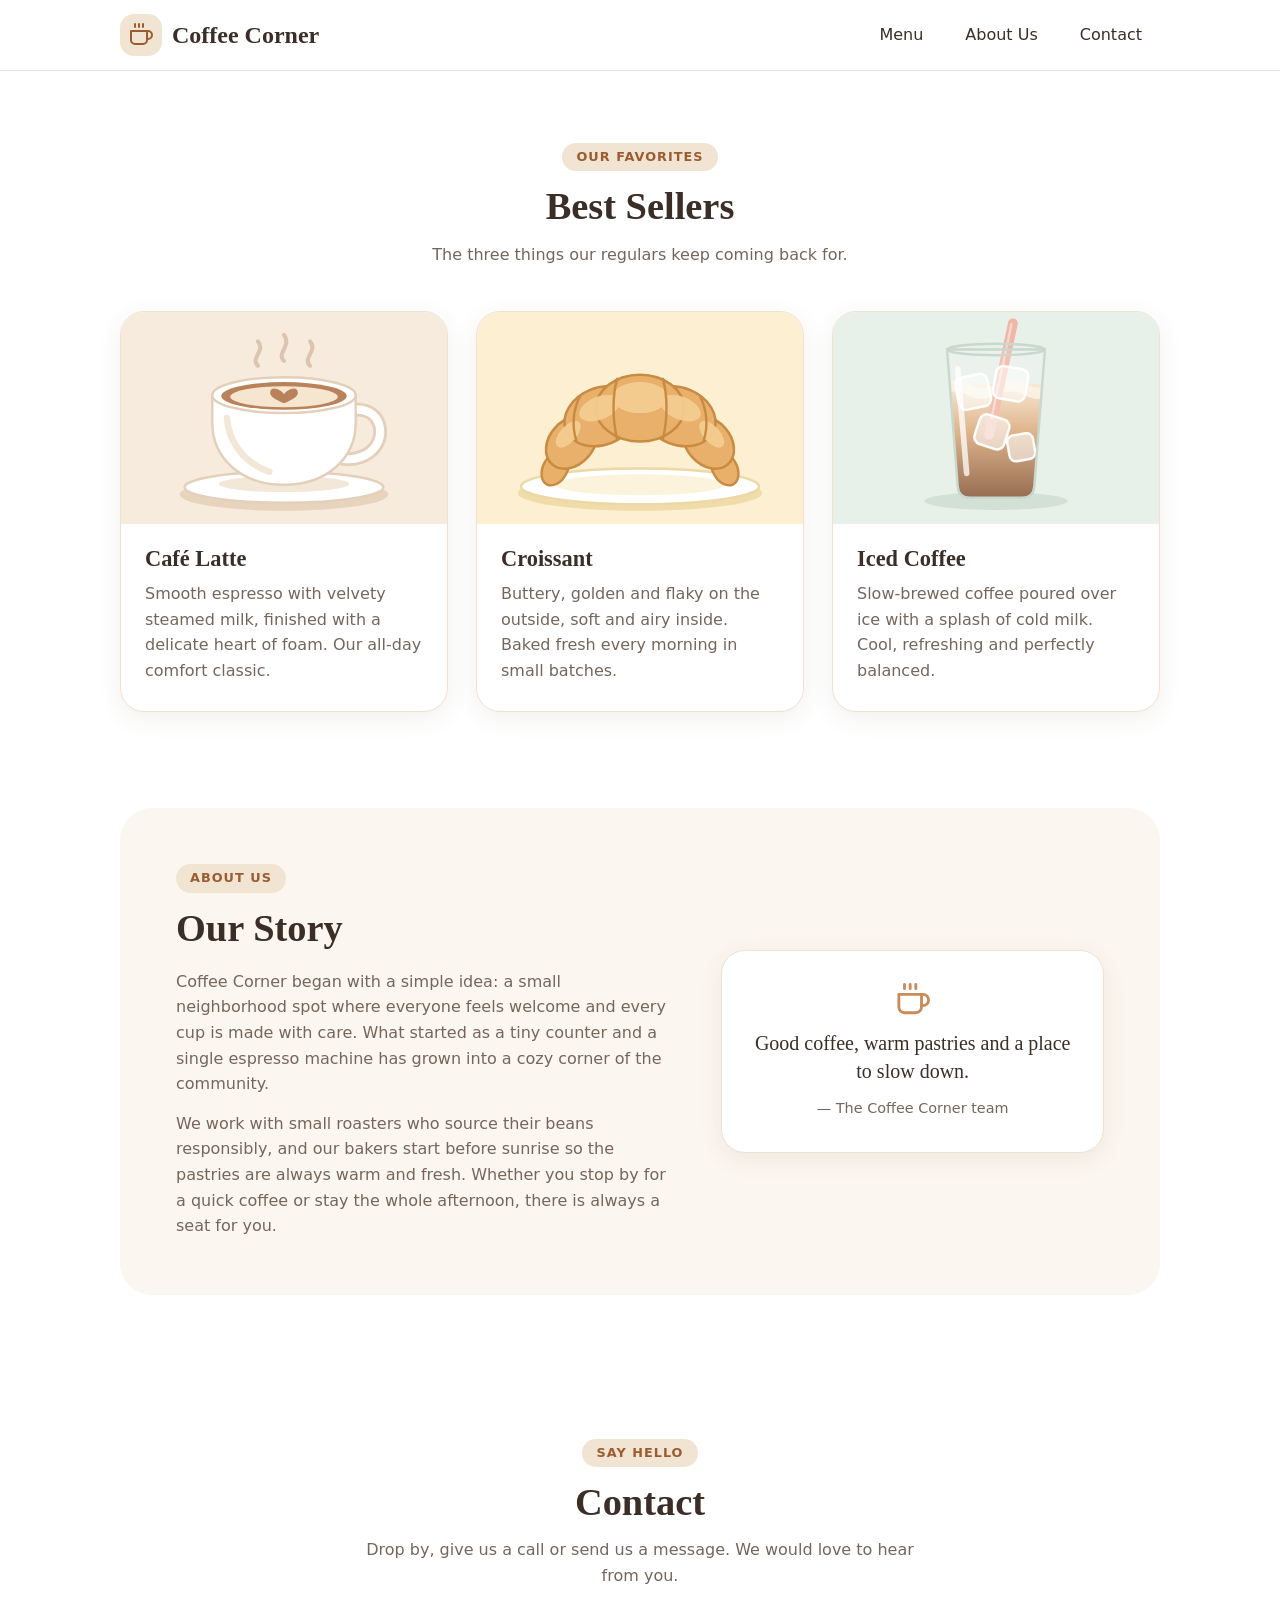
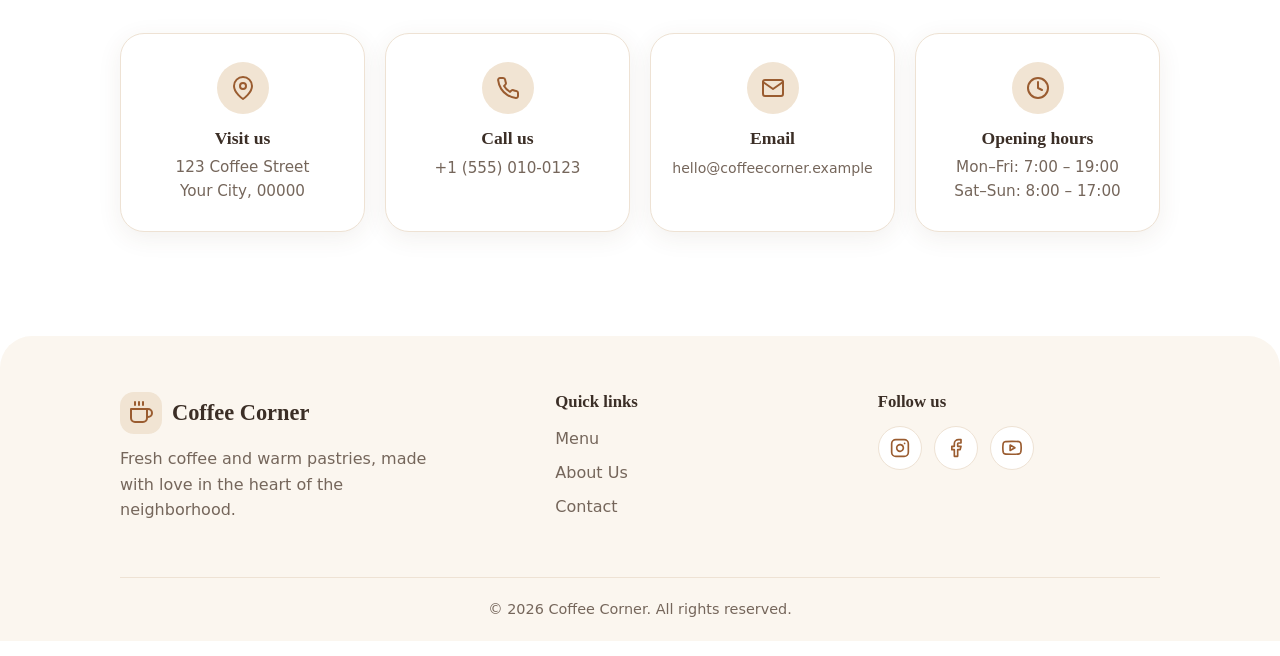
<file: index.html>
<!DOCTYPE html>
<html lang="en">
<head>
  <meta charset="UTF-8">
  <meta name="viewport" content="width=device-width, initial-scale=1">
  <title>Coffee Corner</title>
  <meta name="description" content="Coffee Corner – fresh coffee and warm pastries in a cozy neighborhood café.">
  <style>
    /* ---------- Design tokens ---------- */
    :root {
      --white: #ffffff;
      --ink: #3b2e26;
      --muted: #75665b;
      --cream: #fbf6ef;
      --sand: #f1e4d3;
      --line: #eee2d4;
      --caramel: #c98b5a;
      --caramel-deep: #9a5c30;
      --radius: 24px;
      --shadow: 0 6px 24px rgba(92, 64, 40, 0.08);
      --shadow-hover: 0 14px 32px rgba(92, 64, 40, 0.14);
      --serif: Georgia, "Times New Roman", serif;
      --sans: system-ui, -apple-system, "Segoe UI", Roboto, "Helvetica Neue", Arial, sans-serif;
      color-scheme: light;
    }

    /* ---------- Base ---------- */
    *, *::before, *::after { box-sizing: border-box; }

    html { scroll-behavior: smooth; }

    body {
      margin: 0;
      background: var(--white);
      color: var(--ink);
      font-family: var(--sans);
      line-height: 1.6;
      -webkit-font-smoothing: antialiased;
    }

    img, svg { display: block; max-width: 100%; }

    a { color: var(--caramel-deep); }

    h1, h2, h3 { font-family: var(--serif); line-height: 1.2; margin: 0; }

    :focus-visible {
      outline: 3px solid var(--caramel);
      outline-offset: 3px;
      border-radius: 8px;
    }

    .container {
      width: 100%;
      max-width: 1080px;
      margin-inline: auto;
      padding-inline: 20px;
    }

    .skip-link {
      position: absolute;
      left: 16px;
      top: -60px;
      background: var(--ink);
      color: var(--white);
      padding: 10px 16px;
      border-radius: 999px;
      z-index: 20;
      transition: top .2s;
    }
    .skip-link:focus { top: 12px; }

    .sr-only {
      position: absolute;
      width: 1px; height: 1px;
      overflow: hidden;
      clip: rect(0 0 0 0);
      white-space: nowrap;
    }

    /* ---------- Header ---------- */
    .site-header {
      position: sticky;
      top: 0;
      z-index: 10;
      background: rgba(255, 255, 255, 0.94);
      backdrop-filter: blur(8px);
      border-bottom: 1px solid var(--line);
    }

    .header-inner {
      display: flex;
      align-items: center;
      justify-content: space-between;
      flex-wrap: wrap;
      gap: 8px 24px;
      padding-block: 14px;
    }

    .brand { font-size: 1.5rem; font-weight: 700; }

    .brand a {
      display: inline-flex;
      align-items: center;
      gap: 10px;
      color: var(--ink);
      text-decoration: none;
    }

    .brand-mark {
      display: grid;
      place-items: center;
      width: 42px;
      height: 42px;
      border-radius: 14px;
      background: var(--sand);
      color: var(--caramel-deep);
    }
    .brand-mark svg { width: 24px; height: 24px; }

    .nav-list {
      display: flex;
      gap: 6px;
      margin: 0;
      padding: 0;
      list-style: none;
    }

    .nav-list a {
      display: block;
      padding: 8px 18px;
      border-radius: 999px;
      color: var(--ink);
      font-weight: 500;
      text-decoration: none;
      transition: background-color .2s, color .2s;
    }
    .nav-list a:hover { background: var(--sand); color: var(--caramel-deep); }

    /* ---------- Sections ---------- */
    section[id] { scroll-margin-top: 80px; }

    .section { padding-block: 72px; }

    .section-head {
      max-width: 560px;
      margin: 0 auto 44px;
      text-align: center;
    }

    .eyebrow {
      display: inline-block;
      margin-bottom: 12px;
      padding: 4px 14px;
      border-radius: 999px;
      background: var(--sand);
      color: var(--caramel-deep);
      font-size: .8rem;
      font-weight: 600;
      letter-spacing: .08em;
      text-transform: uppercase;
    }

    .section-head h2 { font-size: clamp(1.8rem, 4vw, 2.4rem); }

    .section-head p { margin: 12px 0 0; color: var(--muted); }

    /* ---------- Best sellers ---------- */
    .cards {
      display: grid;
      grid-template-columns: repeat(3, 1fr);
      gap: 28px;
    }

    .card {
      overflow: hidden;
      background: var(--white);
      border: 1px solid var(--line);
      border-radius: var(--radius);
      box-shadow: var(--shadow);
      transition: transform .25s ease, box-shadow .25s ease;
    }
    .card:hover { transform: translateY(-4px); box-shadow: var(--shadow-hover); }

    .card figure { margin: 0; aspect-ratio: 400 / 260; }
    .card figure svg { width: 100%; height: 100%; }

    .card-body { padding: 22px 24px 28px; }

    .card h3 { font-size: 1.4rem; margin-bottom: 8px; }

    .card p { margin: 0; color: var(--muted); }

    /* ---------- About ---------- */
    .about-panel {
      display: grid;
      grid-template-columns: 1.3fr 1fr;
      align-items: center;
      gap: 48px;
      padding: 56px;
      background: var(--cream);
      border-radius: 32px;
    }

    .about-panel h2 { font-size: clamp(1.8rem, 4vw, 2.4rem); margin-bottom: 18px; }

    .about-panel p { margin: 0 0 14px; color: var(--muted); }
    .about-panel p:last-child { margin-bottom: 0; }

    .quote {
      margin: 0;
      padding: 32px 28px;
      background: var(--white);
      border: 1px solid var(--line);
      border-radius: var(--radius);
      box-shadow: var(--shadow);
      text-align: center;
    }

    .quote svg { width: 34px; height: 34px; margin: 0 auto 12px; color: var(--caramel); }

    .quote p {
      margin: 0 0 12px;
      font-family: var(--serif);
      font-size: 1.25rem;
      line-height: 1.4;
      color: var(--ink);
    }

    .quote footer { color: var(--muted); font-size: .9rem; }

    /* ---------- Contact ---------- */
    .contact-grid {
      display: grid;
      grid-template-columns: repeat(4, 1fr);
      gap: 20px;
    }

    .contact-card {
      padding: 28px 16px;
      background: var(--white);
      border: 1px solid var(--line);
      border-radius: var(--radius);
      box-shadow: var(--shadow);
      text-align: center;
    }

    .icon-circle {
      display: grid;
      place-items: center;
      width: 52px;
      height: 52px;
      margin: 0 auto 14px;
      border-radius: 50%;
      background: var(--sand);
      color: var(--caramel-deep);
    }
    .icon-circle svg { width: 24px; height: 24px; }

    .contact-card h3 { font-size: 1.1rem; margin-bottom: 6px; }

    .contact-card p, .contact-card a { margin: 0; color: var(--muted); font-style: normal; font-size: .95rem; }
    .contact-card a { text-decoration: none; overflow-wrap: anywhere; }
    .contact-card a[href^="mailto"] { font-size: .88rem; }
    .contact-card a:hover { color: var(--caramel-deep); text-decoration: underline; }

    /* ---------- Footer ---------- */
    .site-footer {
      margin-top: 32px;
      padding-top: 56px;
      background: var(--cream);
      border-radius: 32px 32px 0 0;
    }

    .footer-grid {
      display: grid;
      grid-template-columns: 1.4fr 1fr 1fr;
      gap: 40px;
      padding-bottom: 40px;
    }

    .footer-brand { display: flex; align-items: center; gap: 10px; font-family: var(--serif); font-size: 1.4rem; font-weight: 700; }

    .footer-grid p { margin: 12px 0 0; color: var(--muted); max-width: 320px; }

    .footer-title { margin-bottom: 14px; font-size: 1.05rem; }

    .footer-links { margin: 0; padding: 0; list-style: none; display: grid; gap: 8px; }
    .footer-links a { color: var(--muted); text-decoration: none; }
    .footer-links a:hover { color: var(--caramel-deep); text-decoration: underline; }

    .social { display: flex; gap: 12px; margin: 0; padding: 0; list-style: none; }

    .social a {
      display: grid;
      place-items: center;
      width: 44px;
      height: 44px;
      border-radius: 50%;
      background: var(--white);
      border: 1px solid var(--line);
      color: var(--caramel-deep);
      transition: background-color .2s, color .2s, transform .2s;
    }
    .social a:hover { background: var(--caramel); color: var(--white); transform: translateY(-2px); }
    .social svg { width: 20px; height: 20px; }

    .copyright {
      padding-block: 20px;
      border-top: 1px solid var(--line);
      text-align: center;
      color: var(--muted);
      font-size: .9rem;
    }

    /* ---------- Responsive ---------- */
    @media (max-width: 1100px) {
      .contact-grid { grid-template-columns: repeat(2, 1fr); }
    }

    @media (max-width: 900px) {
      .cards {
        grid-template-columns: 1fr;
        max-width: 480px;
        margin-inline: auto;
      }
      .about-panel { grid-template-columns: 1fr; gap: 32px; padding: 40px 28px; }
      .footer-grid { grid-template-columns: 1fr 1fr; }
      .footer-grid > :first-child { grid-column: 1 / -1; }
    }

    @media (max-width: 560px) {
      .section { padding-block: 52px; }
      .header-inner { justify-content: center; }
      .contact-grid { grid-template-columns: 1fr; }
      .about-panel { padding: 32px 20px; border-radius: 24px; }
      .footer-grid { grid-template-columns: 1fr; gap: 28px; }
    }

    @media (prefers-reduced-motion: reduce) {
      html { scroll-behavior: auto; }
      * { transition: none !important; }
      .card:hover, .social a:hover { transform: none; }
    }
  </style>
</head>
<body id="top">

  <!-- Reusable icons -->
  <svg width="0" height="0" style="position:absolute" aria-hidden="true" focusable="false">
    <symbol id="i-cup" viewBox="0 0 24 24" fill="none" stroke="currentColor" stroke-width="2" stroke-linecap="round" stroke-linejoin="round">
      <path d="M18 8h1a4 4 0 0 1 0 8h-1"/>
      <path d="M2 8h16v9a4 4 0 0 1-4 4H6a4 4 0 0 1-4-4V8z"/>
      <path d="M6 1v3M10 1v3M14 1v3"/>
    </symbol>
    <symbol id="i-pin" viewBox="0 0 24 24" fill="none" stroke="currentColor" stroke-width="2" stroke-linecap="round" stroke-linejoin="round">
      <path d="M21 10c0 7-9 13-9 13s-9-6-9-13a9 9 0 0 1 18 0z"/>
      <circle cx="12" cy="10" r="3"/>
    </symbol>
    <symbol id="i-phone" viewBox="0 0 24 24" fill="none" stroke="currentColor" stroke-width="2" stroke-linecap="round" stroke-linejoin="round">
      <path d="M22 16.92v3a2 2 0 0 1-2.18 2 19.79 19.79 0 0 1-8.63-3.07 19.5 19.5 0 0 1-6-6 19.79 19.79 0 0 1-3.07-8.67A2 2 0 0 1 4.11 2h3a2 2 0 0 1 2 1.72 12.84 12.84 0 0 0 .7 2.81 2 2 0 0 1-.45 2.11L8.09 9.91a16 16 0 0 0 6 6l1.27-1.27a2 2 0 0 1 2.11-.45 12.84 12.84 0 0 0 2.81.7A2 2 0 0 1 22 16.92z"/>
    </symbol>
    <symbol id="i-mail" viewBox="0 0 24 24" fill="none" stroke="currentColor" stroke-width="2" stroke-linecap="round" stroke-linejoin="round">
      <path d="M4 4h16c1.1 0 2 .9 2 2v12c0 1.1-.9 2-2 2H4c-1.1 0-2-.9-2-2V6c0-1.1.9-2 2-2z"/>
      <path d="M22 6l-10 7L2 6"/>
    </symbol>
    <symbol id="i-clock" viewBox="0 0 24 24" fill="none" stroke="currentColor" stroke-width="2" stroke-linecap="round" stroke-linejoin="round">
      <circle cx="12" cy="12" r="10"/>
      <path d="M12 6v6l4 2"/>
    </symbol>
    <symbol id="i-instagram" viewBox="0 0 24 24" fill="none" stroke="currentColor" stroke-width="2" stroke-linecap="round" stroke-linejoin="round">
      <rect x="2" y="2" width="20" height="20" rx="5"/>
      <path d="M16 11.37A4 4 0 1 1 12.63 8 4 4 0 0 1 16 11.37z"/>
      <path d="M17.5 6.5h.01"/>
    </symbol>
    <symbol id="i-facebook" viewBox="0 0 24 24" fill="none" stroke="currentColor" stroke-width="2" stroke-linecap="round" stroke-linejoin="round">
      <path d="M18 2h-3a5 5 0 0 0-5 5v3H7v4h3v8h4v-8h3l1-4h-4V7a1 1 0 0 1 1-1h3z"/>
    </symbol>
    <symbol id="i-youtube" viewBox="0 0 24 24" fill="none" stroke="currentColor" stroke-width="2" stroke-linecap="round" stroke-linejoin="round">
      <path d="M22.54 6.42a2.78 2.78 0 0 0-1.94-2C18.88 4 12 4 12 4s-6.88 0-8.6.46a2.78 2.78 0 0 0-1.94 2A29 29 0 0 0 1 11.75a29 29 0 0 0 .46 5.33A2.78 2.78 0 0 0 3.4 19c1.72.46 8.6.46 8.6.46s6.88 0 8.6-.46a2.78 2.78 0 0 0 1.94-2 29 29 0 0 0 .46-5.25 29 29 0 0 0-.46-5.33z"/>
      <path d="M9.75 15.02l5.75-3.27-5.75-3.27z"/>
    </symbol>
  </svg>

  <a class="skip-link" href="#menu">Skip to content</a>

  <!-- ===== Header ===== -->
  <header class="site-header">
    <div class="container header-inner">
      <h1 class="brand">
        <a href="#top">
          <span class="brand-mark"><svg aria-hidden="true"><use href="#i-cup"/></svg></span>
          Coffee Corner
        </a>
      </h1>
      <nav aria-label="Main">
        <ul class="nav-list">
          <li><a href="#menu">Menu</a></li>
          <li><a href="#about">About Us</a></li>
          <li><a href="#contact">Contact</a></li>
        </ul>
      </nav>
    </div>
  </header>

  <main>

    <!-- ===== Best sellers ===== -->
    <section id="menu" class="section" aria-labelledby="menu-title">
      <div class="container">
        <div class="section-head">
          <span class="eyebrow">Our favorites</span>
          <h2 id="menu-title">Best Sellers</h2>
          <p>The three things our regulars keep coming back for.</p>
        </div>

        <div class="cards">

          <!-- Café latte -->
          <article class="card">
            <figure style="background:#f7ebdd">
              <svg viewBox="0 0 400 260" role="img" aria-label="Illustration of a café latte with heart-shaped foam art">
                <ellipse cx="200" cy="224" rx="128" ry="20" fill="#e8d4bd"/>
                <ellipse cx="200" cy="215" rx="122" ry="19" fill="#fff" stroke="#e4d0ba" stroke-width="3"/>
                <ellipse cx="200" cy="211" rx="80" ry="10" fill="#f3e7d8"/>
                <!-- handle -->
                <path d="M286 120c38-4 44 46 8 58-8 3-16 3-22 2" fill="none" stroke="#e4d0ba" stroke-width="17" stroke-linecap="round"/>
                <path d="M286 120c38-4 44 46 8 58-8 3-16 3-22 2" fill="none" stroke="#fff" stroke-width="10" stroke-linecap="round"/>
                <!-- cup -->
                <path d="M112 102h176v34c0 44-36 76-88 76s-88-32-88-76z" fill="#fff" stroke="#e4d0ba" stroke-width="3"/>
                <path d="M130 130c2 30 22 56 52 66" fill="none" stroke="#f3e7d8" stroke-width="8" stroke-linecap="round"/>
                <ellipse cx="200" cy="102" rx="88" ry="22" fill="#fff" stroke="#e4d0ba" stroke-width="3"/>
                <ellipse cx="200" cy="103" rx="77" ry="17" fill="#b9825a"/>
                <ellipse cx="200" cy="104" rx="66" ry="13" fill="#f6e6cf"/>
                <path d="M200 112c-11-5-17-8-17-13 0-3 2-5 5-5 5 0 10 4 12 7 2-3 7-7 12-7 3 0 5 2 5 5 0 5-6 8-17 13z" fill="#b9825a"/>
                <!-- steam -->
                <g fill="none" stroke="#d6bfa8" stroke-width="5" stroke-linecap="round" opacity=".85">
                  <path d="M168 66c-10-10 10-18 0-30"/>
                  <path d="M200 60c-10-10 10-18 0-32"/>
                  <path d="M232 66c-10-10 10-18 0-30"/>
                </g>
              </svg>
            </figure>
            <div class="card-body">
              <h3>Café Latte</h3>
              <p>Smooth espresso with velvety steamed milk, finished with a delicate heart of foam. Our all-day comfort classic.</p>
            </div>
          </article>

          <!-- Croissant -->
          <article class="card">
            <figure style="background:#fcefd2">
              <svg viewBox="0 0 400 260" role="img" aria-label="Illustration of a golden butter croissant on a plate">
                <ellipse cx="200" cy="222" rx="150" ry="22" fill="#f0dca8"/>
                <ellipse cx="200" cy="214" rx="146" ry="22" fill="#fff" stroke="#ecd9a8" stroke-width="3"/>
                <ellipse cx="200" cy="212" rx="104" ry="13" fill="#fbf3dc"/>
                <g fill="#e8b06a" stroke="#c98a42" stroke-width="3" stroke-linejoin="round">
                  <ellipse cx="96" cy="192" rx="22" ry="15" transform="rotate(-62 96 192)"/>
                  <ellipse cx="304" cy="192" rx="22" ry="15" transform="rotate(62 304 192)"/>
                  <ellipse cx="116" cy="160" rx="36" ry="27" transform="rotate(-48 116 160)"/>
                  <ellipse cx="284" cy="160" rx="36" ry="27" transform="rotate(48 284 160)"/>
                  <ellipse cx="152" cy="128" rx="46" ry="35" transform="rotate(-22 152 128)"/>
                  <ellipse cx="248" cy="128" rx="46" ry="35" transform="rotate(22 248 128)"/>
                  <ellipse cx="200" cy="118" rx="54" ry="41"/>
                </g>
                <!-- highlights -->
                <g fill="#f6cf94" opacity=".9">
                  <ellipse cx="200" cy="105" rx="34" ry="19"/>
                  <ellipse cx="150" cy="118" rx="26" ry="14" transform="rotate(-22 150 118)"/>
                  <ellipse cx="250" cy="118" rx="26" ry="14" transform="rotate(22 250 118)"/>
                  <ellipse cx="112" cy="150" rx="20" ry="10" transform="rotate(-48 112 150)"/>
                  <ellipse cx="288" cy="150" rx="20" ry="10" transform="rotate(48 288 150)"/>
                </g>
                <!-- layer lines -->
                <g fill="none" stroke="#c98a42" stroke-width="3" stroke-linecap="round">
                  <path d="M172 82c-6 20-6 50 0 74"/>
                  <path d="M228 82c6 20 6 50 0 74"/>
                  <path d="M126 104c-8 16-10 36-4 54"/>
                  <path d="M274 104c8 16 10 36 4 54"/>
                </g>
              </svg>
            </figure>
            <div class="card-body">
              <h3>Croissant</h3>
              <p>Buttery, golden and flaky on the outside, soft and airy inside. Baked fresh every morning in small batches.</p>
            </div>
          </article>

          <!-- Iced coffee -->
          <article class="card">
            <figure style="background:#e8f0ea">
              <svg viewBox="0 0 400 260" role="img" aria-label="Illustration of an iced coffee with ice cubes and a straw">
                <defs>
                  <linearGradient id="icedLiquid" x1="0" y1="0" x2="0" y2="1">
                    <stop offset="0" stop-color="#f6e6d0"/>
                    <stop offset=".4" stop-color="#d9a97a"/>
                    <stop offset="1" stop-color="#7d4f33"/>
                  </linearGradient>
                  <clipPath id="icedGlass">
                    <path d="M140 46h120l-13 168q-1 14-15 14h-64q-14 0-15-14z"/>
                  </clipPath>
                </defs>
                <ellipse cx="200" cy="232" rx="88" ry="11" fill="#d3e0d6"/>
                <!-- liquid -->
                <g clip-path="url(#icedGlass)">
                  <rect x="130" y="88" width="140" height="150" fill="url(#icedLiquid)"/>
                  <path d="M130 88q17-9 35 0t35 0 35 0 35 0v14q-17 9-35 0t-35 0-35 0-35 0z" fill="#fbf1e2" opacity=".9"/>
                </g>
                <!-- straw -->
                <rect x="216" y="8" width="12" height="152" rx="6" fill="#f0b6a6" transform="rotate(12 222 8)"/>
                <rect x="219" y="14" width="3" height="120" rx="1.5" fill="#fff" opacity=".45" transform="rotate(12 222 8)"/>
                <!-- ice cubes -->
                <g fill="#fff" fill-opacity=".55" stroke="#fff" stroke-opacity=".95" stroke-width="3">
                  <rect x="152" y="78" width="40" height="40" rx="9" transform="rotate(-12 172 98)"/>
                  <rect x="198" y="68" width="40" height="40" rx="9" transform="rotate(10 218 88)"/>
                  <rect x="176" y="128" width="38" height="38" rx="9" transform="rotate(18 195 147)"/>
                  <rect x="215" y="150" width="32" height="32" rx="8" transform="rotate(-10 231 166)"/>
                </g>
                <!-- glass -->
                <path d="M140 46h120l-13 168q-1 14-15 14h-64q-14 0-15-14z" fill="#fff" fill-opacity=".12" stroke="#c9d8cd" stroke-width="3" stroke-linejoin="round"/>
                <ellipse cx="200" cy="46" rx="60" ry="7" fill="none" stroke="#c9d8cd" stroke-width="3"/>
                <path d="M153 70l11 128" fill="none" stroke="#fff" stroke-opacity=".75" stroke-width="7" stroke-linecap="round"/>
              </svg>
            </figure>
            <div class="card-body">
              <h3>Iced Coffee</h3>
              <p>Slow-brewed coffee poured over ice with a splash of cold milk. Cool, refreshing and perfectly balanced.</p>
            </div>
          </article>

        </div>
      </div>
    </section>

    <!-- ===== About us ===== -->
    <section id="about" class="section" aria-labelledby="about-title" style="padding-top:24px">
      <div class="container">
        <div class="about-panel">
          <div>
            <span class="eyebrow">About us</span>
            <h2 id="about-title">Our Story</h2>
            <p>Coffee Corner began with a simple idea: a small neighborhood spot where everyone feels welcome and every cup is made with care. What started as a tiny counter and a single espresso machine has grown into a cozy corner of the community.</p>
            <p>We work with small roasters who source their beans responsibly, and our bakers start before sunrise so the pastries are always warm and fresh. Whether you stop by for a quick coffee or stay the whole afternoon, there is always a seat for you.</p>
          </div>
          <blockquote class="quote">
            <svg aria-hidden="true"><use href="#i-cup"/></svg>
            <p>Good coffee, warm pastries and a place to slow down.</p>
            <footer>— The Coffee Corner team</footer>
          </blockquote>
        </div>
      </div>
    </section>

    <!-- ===== Contact ===== -->
    <section id="contact" class="section" aria-labelledby="contact-title">
      <div class="container">
        <div class="section-head">
          <span class="eyebrow">Say hello</span>
          <h2 id="contact-title">Contact</h2>
          <p>Drop by, give us a call or send us a message. We would love to hear from you.</p>
        </div>

        <div class="contact-grid">
          <div class="contact-card">
            <div class="icon-circle"><svg aria-hidden="true"><use href="#i-pin"/></svg></div>
            <h3>Visit us</h3>
            <address><p>123 Coffee Street<br>Your City, 00000</p></address>
          </div>
          <div class="contact-card">
            <div class="icon-circle"><svg aria-hidden="true"><use href="#i-phone"/></svg></div>
            <h3>Call us</h3>
            <a href="tel:+15550100123">+1 (555) 010-0123</a>
          </div>
          <div class="contact-card">
            <div class="icon-circle"><svg aria-hidden="true"><use href="#i-mail"/></svg></div>
            <h3>Email</h3>
            <a href="mailto:hello@coffeecorner.example">hello@coffeecorner.example</a>
          </div>
          <div class="contact-card">
            <div class="icon-circle"><svg aria-hidden="true"><use href="#i-clock"/></svg></div>
            <h3>Opening hours</h3>
            <p>Mon–Fri: 7:00 – 19:00<br>Sat–Sun: 8:00 – 17:00</p>
          </div>
        </div>
      </div>
    </section>

  </main>

  <!-- ===== Footer ===== -->
  <footer class="site-footer">
    <div class="container">
      <div class="footer-grid">
        <div>
          <div class="footer-brand">
            <span class="brand-mark"><svg aria-hidden="true"><use href="#i-cup"/></svg></span>
            Coffee Corner
          </div>
          <p>Fresh coffee and warm pastries, made with love in the heart of the neighborhood.</p>
        </div>

        <nav aria-label="Footer">
          <h2 class="footer-title">Quick links</h2>
          <ul class="footer-links">
            <li><a href="#menu">Menu</a></li>
            <li><a href="#about">About Us</a></li>
            <li><a href="#contact">Contact</a></li>
          </ul>
        </nav>

        <div>
          <h2 class="footer-title">Follow us</h2>
          <!-- Replace each "#" with the café's real profile URL -->
          <ul class="social">
            <li><a href="#" aria-label="Instagram"><svg aria-hidden="true"><use href="#i-instagram"/></svg></a></li>
            <li><a href="#" aria-label="Facebook"><svg aria-hidden="true"><use href="#i-facebook"/></svg></a></li>
            <li><a href="#" aria-label="YouTube"><svg aria-hidden="true"><use href="#i-youtube"/></svg></a></li>
          </ul>
        </div>
      </div>

      <p class="copyright">&copy; 2026 Coffee Corner. All rights reserved.</p>
    </div>
  </footer>

</body>
</html>
</file>
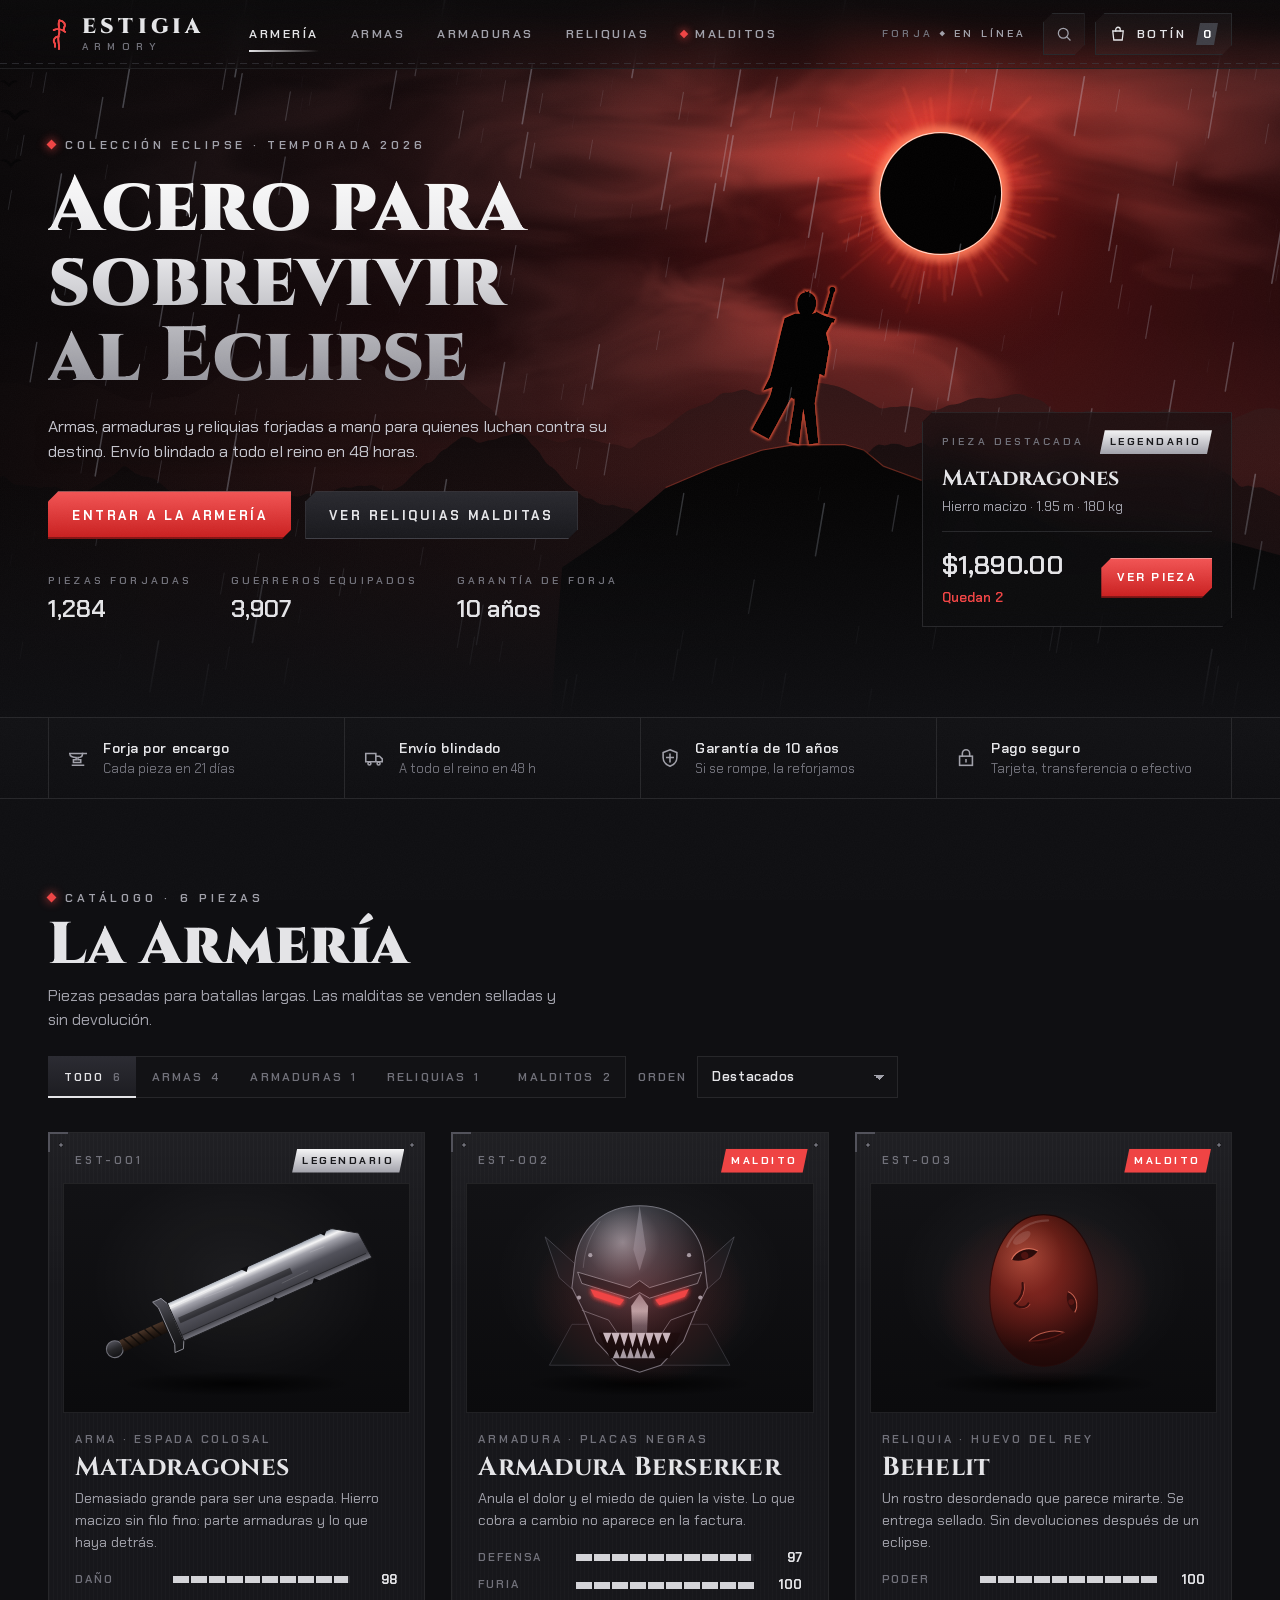
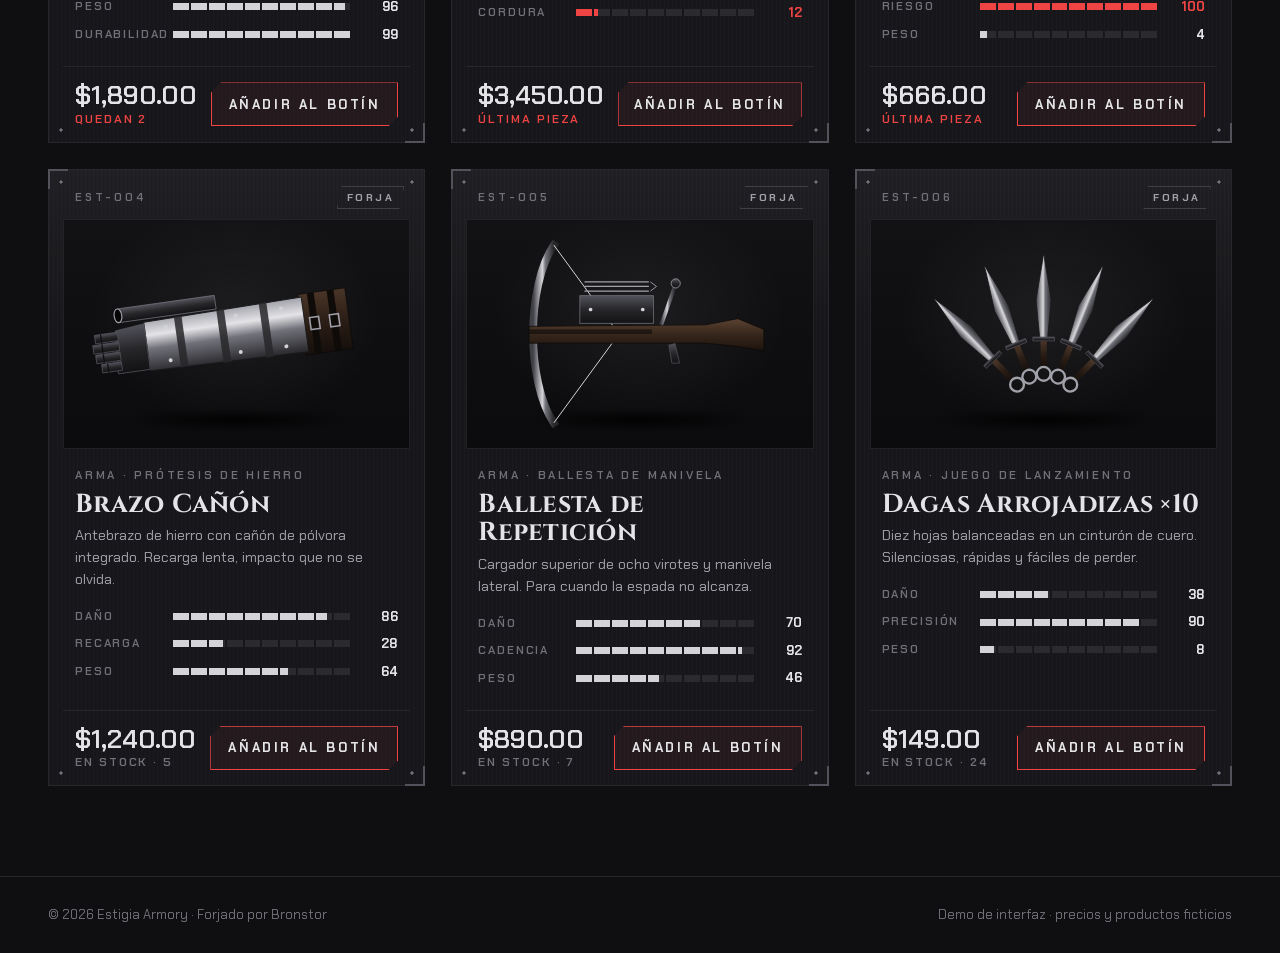
<file: estigia-armory/index.html>
<!doctype html>
<html lang="es">
<head>
<meta charset="utf-8">
<meta name="viewport" content="width=device-width, initial-scale=1, viewport-fit=cover">
<title>Estigia Armory</title>
<link rel="preconnect" href="https://fonts.googleapis.com">
<link rel="preconnect" href="https://fonts.gstatic.com" crossorigin>
<link rel="stylesheet" href="https://fonts.googleapis.com/css2?family=Chakra+Petch:wght@400;500;600;700&family=Cinzel:wght@500;700;900&display=swap">
<style>
/* Layout: navbar de cuero sobre una cabecera de tormenta bajo el Eclipse;
   debajo, la armería como vitrinas de hierro forjado. Bordes afilados, un solo rojo. */
:root{
  color-scheme:dark;
  --bg:#0f0f12;          /* negro metálico profundo */
  --iron:#131316;
  --iron-2:#17171b;
  --steel:#27272a;       /* bordes de contenedores */
  --steel-2:#3f3f46;
  --steel-3:#52525b;
  --text:#e4e4e7;
  --dim:#a1a1aa;
  --mute:#71717a;
  --blood:#ef4444;       /* solo CTA, estados críticos y elementos malditos */
  --blood-hi:#ff6464;
  --blood-deep:#7f1d1d;
  --blood-glow:rgba(239,68,68,.42);
  --leather:rgba(20,17,17,.9);
  --f-title:'Cinzel','Trajan Pro',Georgia,'Times New Roman',serif;
  --f-tech:'Chakra Petch','Rajdhani','Segoe UI',system-ui,sans-serif;
  --hit:cubic-bezier(.2,.9,.1,1);
  --heavy:cubic-bezier(.7,0,.2,1);
  --noise:url("data:image/svg+xml,%3Csvg xmlns='http://www.w3.org/2000/svg' width='220' height='220'%3E%3Cfilter id='n'%3E%3CfeTurbulence type='fractalNoise' baseFrequency='.85' numOctaves='3' stitchTiles='stitch'/%3E%3CfeColorMatrix values='0 0 0 0 1 0 0 0 0 1 0 0 0 0 1 0 0 0 .5 0'/%3E%3C/filter%3E%3Crect width='100%25' height='100%25' filter='url(%23n)'/%3E%3C/svg%3E");
  --chamfer:polygon(10px 0,100% 0,100% calc(100% - 10px),calc(100% - 10px) 100%,0 100%,0 10px);
}
*{box-sizing:border-box}
html{scroll-behavior:smooth}
body{margin:0;background:var(--bg);color:var(--text);font-family:var(--f-tech);font-size:16px;line-height:1.5;-webkit-font-smoothing:antialiased;overflow-x:hidden}
body::after{content:"";position:fixed;inset:0;background-image:var(--noise);opacity:.04;pointer-events:none;z-index:100}
a{color:inherit;text-decoration:none}
button{font:inherit;color:inherit;cursor:pointer}
.sr-only{position:absolute;width:1px;height:1px;overflow:hidden;clip:rect(0 0 0 0);white-space:nowrap}
svg.i{width:18px;height:18px;fill:none;stroke:currentColor;stroke-width:1.7;stroke-linecap:square;stroke-linejoin:miter;flex:none}
.wrap{max-width:1360px;margin:0 auto;padding-inline:clamp(16px,4vw,48px)}
.eyebrow{display:flex;align-items:center;gap:10px;margin:0;font-size:12px;font-weight:600;letter-spacing:.32em;text-transform:uppercase;color:var(--dim)}
.eyebrow .dia{width:7px;height:7px;background:var(--blood);transform:rotate(45deg);box-shadow:0 0 10px var(--blood)}

/* ===================== BOTONES ===================== */
.btn{position:relative;display:inline-flex;align-items:center;justify-content:center;gap:10px;height:48px;padding:0 24px;border:0;
  font-family:var(--f-tech);font-weight:700;font-size:13px;letter-spacing:.2em;text-transform:uppercase;white-space:nowrap;
  clip-path:var(--chamfer);overflow:hidden;
  transition:transform .14s var(--hit),background .14s var(--hit),box-shadow .14s var(--hit),color .14s}
.btn::after{content:"";position:absolute;inset:0;background:linear-gradient(105deg,transparent 30%,rgba(255,255,255,.45) 48%,transparent 62%);transform:translateX(-120%);pointer-events:none}
.btn:hover::after{transform:translateX(120%);transition:transform .45s var(--heavy)}
.btn:hover{transform:scale(1.045)}
.btn:active{transform:scale(.96);transition-duration:.06s}
.btn:focus-visible{outline:none;box-shadow:inset 0 0 0 2px #fff}
.btn-blood{color:#fff;background:linear-gradient(180deg,#f25555,#c81e1e);box-shadow:inset 0 1px 0 rgba(255,255,255,.35),inset 0 -2px 0 rgba(0,0,0,.35)}
.btn-blood:hover{background:linear-gradient(180deg,#ff8080,#ef4444);box-shadow:inset 0 1px 0 rgba(255,255,255,.6),inset 0 0 26px rgba(255,255,255,.25)}
.btn-iron{color:var(--text);background:linear-gradient(180deg,#2a2a30,#18181c);box-shadow:inset 0 0 0 1px var(--steel-2),inset 0 1px 0 rgba(255,255,255,.08)}
.btn-iron:hover{background:linear-gradient(180deg,#52525b,#27272a);box-shadow:inset 0 0 0 1px #a1a1aa,inset 0 1px 0 rgba(255,255,255,.25)}
.btn-line{height:44px;padding:0 18px;color:var(--text);background:rgba(239,68,68,.06);box-shadow:inset 0 0 0 1px var(--blood)}
.btn-line:hover{color:#fff;background:linear-gradient(180deg,#ff6b6b,#dc2626);box-shadow:inset 0 0 0 1px #ffb4b4,inset 0 0 24px rgba(255,255,255,.25)}

/* ===================== NAVBAR ===================== */
.nav{position:fixed;top:0;left:0;right:0;z-index:50;padding-top:env(safe-area-inset-top,0px);
  background:linear-gradient(180deg,rgba(12,11,12,.82),rgba(12,11,12,.4));backdrop-filter:blur(10px) saturate(120%);-webkit-backdrop-filter:blur(10px) saturate(120%);
  border-bottom:1px solid rgba(39,39,42,.7);transition:background .45s var(--heavy)}
.nav::after{content:"";position:absolute;left:0;right:0;bottom:4px;height:1px;background:repeating-linear-gradient(90deg,var(--steel-2) 0 7px,transparent 7px 12px);opacity:.55}
.nav.solid{background:linear-gradient(var(--leather),var(--leather)),var(--noise);border-bottom-color:var(--steel)}
.nav-in{height:68px;display:flex;align-items:center;gap:clamp(16px,2.4vw,36px)}
.brand{display:flex;align-items:center;gap:12px;flex:none}
.brand svg{width:22px;height:31px}
.brand b{display:block;font-family:var(--f-title);font-weight:900;font-size:21px;letter-spacing:.2em;line-height:1}
.brand small{display:block;margin-top:4px;font-size:10px;font-weight:600;letter-spacing:.62em;color:var(--mute);line-height:1}
.links{display:flex;align-items:center;gap:4px}
.links a{position:relative;display:flex;align-items:center;gap:8px;height:40px;padding:0 14px;font-size:12.5px;font-weight:600;letter-spacing:.2em;text-transform:uppercase;color:var(--dim);transition:color .12s}
.links a::before{content:"";position:absolute;inset:0;clip-path:var(--chamfer);background:linear-gradient(180deg,rgba(255,255,255,.16),rgba(255,255,255,.03));opacity:0;transform:scaleY(.3);transition:transform .14s var(--hit),opacity .14s var(--hit);z-index:-1}
.links a:hover{color:#fff}
.links a:hover::before{opacity:1;transform:none}
.links a.on{color:var(--text)}
.links a.on::after{content:"";position:absolute;left:14px;right:14px;bottom:2px;height:2px;background:linear-gradient(90deg,var(--text),transparent)}
.links .cursed-dot{width:6px;height:6px;background:var(--blood);transform:rotate(45deg);box-shadow:0 0 8px var(--blood);animation:throb 1.6s ease-in-out infinite}
.nav-tools{margin-left:auto;display:flex;align-items:center;gap:10px}
.hud{font-size:10.5px;font-weight:600;letter-spacing:.3em;color:var(--mute);text-transform:uppercase;white-space:nowrap;padding-right:6px}
.hud b{color:var(--dim);font-weight:600}
.icon-btn{width:42px;height:42px;display:grid;place-items:center;border:0;background:rgba(255,255,255,.03);box-shadow:inset 0 0 0 1px var(--steel);clip-path:var(--chamfer);color:var(--dim);transition:background .12s var(--hit),color .12s,box-shadow .12s,transform .12s var(--hit)}
.icon-btn:hover{background:rgba(255,255,255,.14);color:#fff;box-shadow:inset 0 0 0 1px #a1a1aa;transform:scale(1.06)}
.cart{position:relative;display:flex;align-items:center;gap:10px;height:42px;padding:0 14px 0 14px;border:0;background:rgba(255,255,255,.03);box-shadow:inset 0 0 0 1px var(--steel);clip-path:var(--chamfer);font-size:12.5px;font-weight:600;letter-spacing:.2em;text-transform:uppercase;color:var(--text);transition:background .12s var(--hit),box-shadow .12s,transform .12s var(--hit)}
.cart:hover{background:rgba(255,255,255,.14);box-shadow:inset 0 0 0 1px #a1a1aa;transform:scale(1.04)}
.cart b{min-width:22px;height:22px;display:grid;place-items:center;padding:0 6px;font-size:12px;letter-spacing:0;color:#fff;background:var(--steel-2);clip-path:polygon(4px 0,100% 0,calc(100% - 4px) 100%,0 100%)}
.cart b.has{background:var(--blood)}
.cart b.bump{animation:bump .5s var(--hit)}
.menu{display:none}
.cursed-link{color:var(--dim)}

/* ===================== CABECERA DEL ECLIPSE ===================== */
.hero{position:relative;height:clamp(600px,56vw,740px);overflow:hidden;background:#09090b;isolation:isolate}
.hero > canvas,.hero > svg{position:absolute;inset:0;width:100%;height:100%;display:block}
#sky{z-index:0}
#scene{z-index:1;overflow:visible}
#rain{z-index:3;pointer-events:none}
.l-flash{position:absolute;inset:0;z-index:2;pointer-events:none;opacity:0;
  background:radial-gradient(ellipse 34% 70% at var(--lx,47%) 18%,rgba(205,218,255,.42),rgba(205,218,255,.08) 55%,transparent 78%)}
.l-flash.on,.bolt.on{animation:lightning .9s linear}
.bolt{opacity:0}
.hero::after{content:"";position:absolute;left:0;right:0;bottom:0;height:34%;z-index:4;pointer-events:none;background:linear-gradient(180deg,rgba(15,15,18,0),var(--bg))}
.crow{position:absolute;z-index:2;left:0;width:30px;height:14px;animation:fly var(--t,30s) linear infinite;animation-delay:var(--dl,0s)}
.crow svg{width:100%;height:100%;display:block;animation:flap .5s ease-in-out infinite alternate;transform-origin:50% 60%}
.rays{animation:spin 160s linear infinite}
.corona{animation:corona 5s ease-in-out infinite}
.cape{transform-box:fill-box;transform-origin:100% 0;animation:sway 3.4s ease-in-out infinite alternate}

.hero-copy{position:absolute;z-index:5;left:0;right:0;bottom:clamp(56px,7vw,104px)}
.hero-copy .inner{max-width:700px}
.hero h1{margin:16px 0 18px;font-family:var(--f-title);font-weight:900;font-size:clamp(40px,6vw,90px);line-height:.98;letter-spacing:.005em;text-wrap:balance;
  background:linear-gradient(180deg,#fafafa 0%,#e4e4e7 40%,#8b8b93 100%);-webkit-background-clip:text;background-clip:text;color:transparent;
  filter:drop-shadow(0 6px 26px rgba(0,0,0,.85))}
.lede{margin:0;max-width:560px;font-size:clamp(16px,1.3vw,18px);color:#c4c4cc;text-shadow:0 2px 14px rgba(0,0,0,.9)}
.cta-row{display:flex;flex-wrap:wrap;gap:14px;margin-top:28px}
.stats{display:flex;flex-wrap:wrap;gap:clamp(18px,3vw,44px);margin:34px 0 0;padding:0}
.stats div{display:grid;gap:2px}
.stats dt{font-size:10.5px;font-weight:600;letter-spacing:.3em;text-transform:uppercase;color:var(--mute)}
.stats dd{margin:0;font-size:24px;font-weight:600;font-variant-numeric:tabular-nums;color:var(--text)}

.feat{position:absolute;z-index:5;right:clamp(16px,4vw,48px);bottom:clamp(56px,7vw,104px);width:310px;padding:18px 20px;
  background:rgba(15,15,18,.55);backdrop-filter:blur(16px) saturate(120%);-webkit-backdrop-filter:blur(16px) saturate(120%);
  box-shadow:inset 0 0 0 1px var(--steel),inset 0 1px 0 rgba(255,255,255,.06);clip-path:var(--chamfer)}
.feat .row{display:flex;align-items:center;justify-content:space-between;gap:10px}
.feat .tag{font-size:10.5px;font-weight:600;letter-spacing:.3em;text-transform:uppercase;color:var(--mute)}
.feat h3{margin:8px 0 2px;font-family:var(--f-title);font-weight:700;font-size:22px}
.feat p{margin:0;font-size:13.5px;color:var(--dim)}
.feat .price{font-size:26px;font-weight:600;font-variant-numeric:tabular-nums}
.crit{color:var(--blood);font-weight:600}
.feat .btn{height:40px;padding:0 16px;font-size:11.5px}
.feat hr{border:0;height:1px;background:var(--steel);margin:14px 0}

/* ===================== FRANJA TÁCTICA ===================== */
.strip{border-block:1px solid var(--steel);background:linear-gradient(180deg,#121215,#0f0f12)}
.strip .wrap{display:grid;grid-template-columns:repeat(4,1fr)}
.strip .it{display:flex;align-items:center;gap:14px;padding:20px 18px;border-left:1px solid var(--steel)}
.strip .it:last-child{border-right:1px solid var(--steel)}
.strip svg.i{width:22px;height:22px;color:var(--dim)}
.strip b{display:block;font-size:14px;font-weight:600;letter-spacing:.04em}
.strip span{display:block;font-size:13px;color:var(--mute)}

/* ===================== ARMERÍA ===================== */
.armory{padding-block:clamp(56px,7vw,96px)}
.sec-head{display:flex;flex-wrap:wrap;align-items:flex-end;justify-content:space-between;gap:24px 40px;margin-bottom:34px}
.sec-head h2{margin:10px 0 8px;font-family:var(--f-title);font-weight:900;font-size:clamp(38px,4.6vw,64px);line-height:1;letter-spacing:.01em}
.sec-head .sub{margin:0;max-width:520px;color:var(--dim)}
.controls{display:flex;flex-wrap:wrap;align-items:center;gap:12px}
.tabs{display:flex;flex-wrap:wrap;box-shadow:inset 0 0 0 1px var(--steel);background:#121215}
.tabs button{position:relative;height:42px;padding:0 16px;border:0;background:transparent;font-size:12px;font-weight:600;letter-spacing:.18em;text-transform:uppercase;color:var(--mute);display:flex;align-items:center;gap:8px;transition:background .12s var(--hit),color .12s}
.tabs button:hover{background:rgba(255,255,255,.12);color:#fff}
.tabs button[aria-selected="true"]{color:var(--text);background:linear-gradient(180deg,#2c2c33,#1c1c21);box-shadow:inset 0 -2px 0 var(--text)}
.tabs button.cursed[aria-selected="true"]{box-shadow:inset 0 -2px 0 var(--blood)}
.tabs .n{font-size:11px;color:var(--mute);letter-spacing:0}
.sort{display:flex;align-items:center;gap:10px;font-size:12px;font-weight:600;letter-spacing:.18em;text-transform:uppercase;color:var(--mute)}
.sort select{height:42px;padding:0 36px 0 14px;font:600 13px var(--f-tech);letter-spacing:.04em;text-transform:none;color:var(--text);background:#121215;border:1px solid var(--steel);border-radius:0;appearance:none;
  background-image:linear-gradient(45deg,transparent 50%,var(--dim) 50%),linear-gradient(135deg,var(--dim) 50%,transparent 50%);background-position:calc(100% - 18px) 18px,calc(100% - 13px) 18px;background-size:5px 5px;background-repeat:no-repeat}
.sort select:focus-visible{outline:2px solid var(--text);outline-offset:2px}

.grid{display:grid;grid-template-columns:repeat(auto-fill,minmax(min(100%,350px),1fr));gap:26px;transition:opacity .2s var(--heavy),filter .2s var(--heavy)}
.grid.out{opacity:0;filter:blur(6px)}

.card{position:relative;display:flex;flex-direction:column;min-width:0;
  background:
    radial-gradient(circle at 12px 12px,#71717a 0 1.4px,#0c0c0e 1.9px,transparent 2.6px),
    radial-gradient(circle at calc(100% - 12px) 12px,#71717a 0 1.4px,#0c0c0e 1.9px,transparent 2.6px),
    radial-gradient(circle at 12px calc(100% - 12px),#71717a 0 1.4px,#0c0c0e 1.9px,transparent 2.6px),
    radial-gradient(circle at calc(100% - 12px) calc(100% - 12px),#71717a 0 1.4px,#0c0c0e 1.9px,transparent 2.6px),
    linear-gradient(180deg,rgba(255,255,255,.04),transparent 26%),
    repeating-linear-gradient(90deg,rgba(255,255,255,.014) 0 1px,transparent 1px 4px),
    var(--iron-2);
  border:1px solid var(--steel);
  transition:transform .16s var(--hit),border-color .16s,box-shadow .16s var(--hit)}
.card::before,.card::after{content:"";position:absolute;width:18px;height:18px;pointer-events:none;transition:border-color .16s,width .16s var(--hit),height .16s var(--hit)}
.card::before{top:-1px;left:-1px;border-top:2px solid var(--steel-3);border-left:2px solid var(--steel-3)}
.card::after{bottom:-1px;right:-1px;border-bottom:2px solid var(--steel-3);border-right:2px solid var(--steel-3)}
.card:hover{transform:translateY(-6px) scale(1.022);border-color:#52525b;box-shadow:0 26px 50px -18px rgba(0,0,0,.9),0 0 0 1px rgba(255,255,255,.04)}
.card:hover::before,.card:hover::after{width:34px;height:34px;border-color:var(--text)}
.card.cursed:hover{box-shadow:0 26px 50px -18px rgba(0,0,0,.9),0 0 40px -6px var(--blood-glow)}
.card.cursed:hover::before,.card.cursed:hover::after{border-color:var(--blood)}
.card.rise{animation:rise .8s var(--heavy) both;animation-delay:calc(var(--i,0)*80ms)}

.card-top{display:flex;align-items:center;justify-content:space-between;padding:16px 20px 0 26px}
.sku{font-size:11px;font-weight:600;letter-spacing:.28em;color:var(--mute)}
.badge{font-size:10.5px;font-weight:700;letter-spacing:.24em;text-transform:uppercase;padding:4px 10px;clip-path:polygon(5px 0,100% 0,calc(100% - 5px) 100%,0 100%)}
.badge.legend{color:#18181b;background:linear-gradient(180deg,#f4f4f5,#a1a1aa)}
.badge.forge{color:var(--dim);box-shadow:inset 0 0 0 1px var(--steel-2)}
.badge.cursed{color:#fff;background:var(--blood);box-shadow:0 0 14px var(--blood-glow)}

.art{position:relative;height:230px;margin:10px 14px 0;overflow:hidden;
  background:radial-gradient(ellipse 60% 70% at 50% 42%,rgba(255,255,255,.06),transparent 70%),linear-gradient(180deg,#121215,#0b0b0d);
  box-shadow:inset 0 0 0 1px rgba(39,39,42,.8)}
.art::before{content:"";position:absolute;inset:0;background:radial-gradient(ellipse 50% 60% at 50% 30%,rgba(255,255,255,.22),transparent 70%);opacity:0;transition:opacity .14s var(--hit);mix-blend-mode:screen}
.card:hover .art::before{opacity:1}
.cursed .art::after{content:"";position:absolute;inset:0;background:radial-gradient(ellipse 45% 55% at 50% 50%,rgba(239,68,68,.22),transparent 70%);animation:throb 3.2s ease-in-out infinite;pointer-events:none}
.cursed:hover .art::after{background:radial-gradient(ellipse 55% 65% at 50% 50%,rgba(239,68,68,.45),transparent 72%)}
.art svg{position:absolute;inset:0;width:100%;height:100%;transition:transform .22s var(--hit),filter .22s}
.card:hover .art svg{transform:scale(1.07) rotate(-1.2deg);filter:brightness(1.18) contrast(1.05)}

.card-body{padding:18px 26px 6px;display:flex;flex-direction:column;gap:6px;flex:1}
.cat{margin:0;font-size:11.5px;font-weight:600;letter-spacing:.24em;text-transform:uppercase;color:var(--mute)}
.card h3{margin:0;font-family:var(--f-title);font-weight:700;font-size:26px;line-height:1.1;letter-spacing:.01em}
.desc{margin:0;font-size:14.5px;color:var(--dim);line-height:1.5}
.meters{list-style:none;margin:10px 0 0;padding:0;display:grid;gap:8px}
.meters li{display:grid;grid-template-columns:86px 1fr 34px;align-items:center;gap:12px;font-size:11.5px;font-weight:600;letter-spacing:.16em;text-transform:uppercase;color:var(--mute)}
.meters i{height:7px;background:linear-gradient(90deg,#d4d4d8 calc(var(--v)*1%),#2a2a2f 0);
  -webkit-mask:repeating-linear-gradient(90deg,#000 0 calc(10% - 2px),transparent calc(10% - 2px) 10%);mask:repeating-linear-gradient(90deg,#000 0 calc(10% - 2px),transparent calc(10% - 2px) 10%)}
.meters b{font-size:13px;color:var(--text);text-align:right;letter-spacing:0;font-variant-numeric:tabular-nums}
.meters li.bad i{background:linear-gradient(90deg,var(--blood) calc(var(--v)*1%),#2a2a2f 0)}
.meters li.bad b{color:var(--blood)}

.card-foot{display:flex;align-items:center;justify-content:space-between;gap:14px;margin:16px 14px 14px;padding:14px 12px 0;border-top:1px solid var(--steel)}
.price b{display:block;font-size:26px;font-weight:600;line-height:1.1;font-variant-numeric:tabular-nums}
.price small{display:block;font-size:12px;font-weight:600;letter-spacing:.16em;text-transform:uppercase;color:var(--mute)}
.price small.crit{color:var(--blood)}

/* Destello de la Marca al añadir */
.flash{position:absolute;inset:0;z-index:3;display:grid;place-items:center;pointer-events:none;opacity:0;
  background:radial-gradient(ellipse 60% 55% at 50% 40%,rgba(239,68,68,.5),rgba(127,29,29,.25) 55%,transparent 80%)}
.flash svg{width:110px;height:154px;filter:drop-shadow(0 0 18px var(--blood))}
.card.hit{animation:recoil .42s var(--hit)}
.card.hit .flash{animation:brand .7s var(--hit)}
.card.hit .flash svg{animation:brandSig .7s var(--hit)}
#edge{position:fixed;inset:0;z-index:90;pointer-events:none;opacity:0;box-shadow:inset 0 0 140px 10px rgba(239,68,68,.55)}
#edge.on{animation:edge .55s var(--heavy)}

.toast{position:fixed;z-index:95;right:clamp(16px,3vw,32px);bottom:calc(clamp(16px,3vw,32px) + env(safe-area-inset-bottom,0px));display:flex;align-items:center;gap:14px;max-width:min(380px,calc(100vw - 32px));padding:14px 18px;
  background:rgba(15,15,18,.82);backdrop-filter:blur(16px);-webkit-backdrop-filter:blur(16px);box-shadow:inset 0 0 0 1px var(--steel-2);clip-path:var(--chamfer);
  opacity:0;transform:translateY(16px);filter:blur(6px);transition:opacity .35s var(--heavy),transform .35s var(--heavy),filter .35s var(--heavy);pointer-events:none}
.toast.on{opacity:1;transform:none;filter:none}
.toast svg{width:18px;height:26px;flex:none}
.toast b{display:block;font-size:14px}
.toast span{display:block;font-size:13px;color:var(--dim)}

footer{border-top:1px solid var(--steel);padding-block:28px;color:var(--mute);font-size:13px}
footer .wrap{display:flex;flex-wrap:wrap;justify-content:space-between;gap:12px}

/* ===================== ANIMACIONES ===================== */
@keyframes rise{from{opacity:0;transform:translateY(18px);filter:blur(8px)}to{opacity:1;transform:none;filter:none}}
@keyframes lightning{0%{opacity:0}4%{opacity:1}10%{opacity:.12}17%{opacity:.85}40%{opacity:.08}100%{opacity:0}}
@keyframes fly{from{transform:translateX(-60px)}to{transform:translateX(calc(100vw + 60px))}}
@keyframes flap{from{transform:scaleY(1)}to{transform:scaleY(-.55)}}
@keyframes spin{to{transform:rotate(360deg)}}
@keyframes corona{0%,100%{opacity:.85}50%{opacity:1}}
@keyframes sway{from{transform:skewX(-3deg) scaleX(1)}to{transform:skewX(4deg) scaleX(1.05)}}
@keyframes throb{0%,100%{opacity:.55}50%{opacity:1}}
@keyframes bump{0%{transform:scale(1)}30%{transform:scale(1.7)}100%{transform:scale(1)}}
@keyframes recoil{0%{transform:scale(1)}25%{transform:scale(.975)}60%{transform:scale(1.03)}100%{transform:scale(1)}}
@keyframes brand{0%{opacity:0}15%{opacity:1}55%{opacity:.85}100%{opacity:0}}
@keyframes brandSig{0%{transform:scale(.55);opacity:0}18%{transform:scale(1.12);opacity:1}100%{transform:scale(1.35);opacity:0}}
@keyframes edge{0%{opacity:0}20%{opacity:1}100%{opacity:0}}
.hero .rise{animation:rise 1.1s var(--heavy) both;animation-delay:calc(var(--d,0)*120ms + 150ms)}

/* ===================== RESPONSIVE ===================== */
@media (max-width:1180px){.hud{display:none}.feat{display:none}}
@media (max-width:980px){
  .links{display:none;position:absolute;top:100%;left:0;right:0;flex-direction:column;align-items:stretch;gap:0;padding:8px clamp(16px,4vw,48px) 16px;background:rgba(14,13,14,.97);border-bottom:1px solid var(--steel)}
  .links.open{display:flex}
  .links a{height:48px}
  .menu{display:grid}
  .strip .wrap{grid-template-columns:repeat(2,1fr)}
  .strip .it:nth-child(2){border-right:1px solid var(--steel)}
  .strip .it:nth-child(n+3){border-top:1px solid var(--steel)}
}
@media (max-width:560px){
  .cart span{display:none}
  .brand small{letter-spacing:.4em}
  .hero{height:auto;min-height:640px}
  .hero-copy{position:relative;padding-top:290px;padding-bottom:56px;bottom:auto}
  .strip .wrap{grid-template-columns:1fr;padding-inline:0}
  .strip .it{border-left:0;border-right:0 !important;border-top:1px solid var(--steel);padding-inline:16px}
  .strip .it:first-child{border-top:0}
  .sec-head{margin-bottom:24px}
  .controls{width:100%}
  .tabs{width:100%}
  .tabs button{flex:1 1 auto;justify-content:center;padding:0 10px}
  .meters li{grid-template-columns:76px 1fr 30px}
  .card-foot{flex-wrap:wrap}
  .card-foot .btn{width:100%}
}
@media (prefers-reduced-motion:reduce){
  html{scroll-behavior:auto}
  *,*::before,*::after{animation-duration:.001ms !important;animation-iteration-count:1 !important;transition-duration:.001ms !important}
  .crow{display:none}
}
</style>
</head>
<body>

<!-- Degradados metálicos compartidos por las ilustraciones -->
<svg width="0" height="0" style="position:absolute" aria-hidden="true" focusable="false">
  <defs>
    <linearGradient id="gBlade" x1="0" y1="-28" x2="0" y2="26" gradientUnits="userSpaceOnUse">
      <stop offset="0" stop-color="#9ca3af"/><stop offset=".12" stop-color="#f4f4f5"/><stop offset=".26" stop-color="#a1a1aa"/>
      <stop offset=".55" stop-color="#52525b"/><stop offset=".85" stop-color="#3f3f46"/><stop offset="1" stop-color="#71717a"/>
    </linearGradient>
    <linearGradient id="gSteelV" x1="0" y1="0" x2="0" y2="1">
      <stop offset="0" stop-color="#a1a1aa"/><stop offset=".3" stop-color="#e4e4e7"/><stop offset=".55" stop-color="#71717a"/><stop offset="1" stop-color="#27272a"/>
    </linearGradient>
    <linearGradient id="gSteelH" x1="0" y1="0" x2="1" y2="0">
      <stop offset="0" stop-color="#3f3f46"/><stop offset=".45" stop-color="#d4d4d8"/><stop offset=".6" stop-color="#71717a"/><stop offset="1" stop-color="#27272a"/>
    </linearGradient>
    <linearGradient id="gIron" x1="0" y1="0" x2="0" y2="1">
      <stop offset="0" stop-color="#52525b"/><stop offset=".5" stop-color="#27272a"/><stop offset="1" stop-color="#121214"/>
    </linearGradient>
    <linearGradient id="gLeather" x1="0" y1="0" x2="0" y2="1">
      <stop offset="0" stop-color="#4a3528"/><stop offset=".5" stop-color="#2b1e16"/><stop offset="1" stop-color="#160f0b"/>
    </linearGradient>
    <linearGradient id="gWood" x1="0" y1="0" x2="0" y2="1">
      <stop offset="0" stop-color="#5a4232"/><stop offset=".5" stop-color="#36261b"/><stop offset="1" stop-color="#1c130d"/>
    </linearGradient>
    <radialGradient id="gHelm" cx="-24" cy="-70" r="150" gradientUnits="userSpaceOnUse">
      <stop offset="0" stop-color="#8b8b93"/><stop offset=".35" stop-color="#3f3f46"/><stop offset=".75" stop-color="#1c1c20"/><stop offset="1" stop-color="#0c0c0e"/>
    </radialGradient>
    <radialGradient id="gBehelit" cx="-26" cy="-46" r="130" gradientUnits="userSpaceOnUse">
      <stop offset="0" stop-color="#a24a38"/><stop offset=".4" stop-color="#5e1c14"/><stop offset=".8" stop-color="#2a0b08"/><stop offset="1" stop-color="#140504"/>
    </radialGradient>
    <radialGradient id="gFloor" cx=".5" cy=".5" r=".5">
      <stop offset="0" stop-color="#000" stop-opacity=".85"/><stop offset="1" stop-color="#000" stop-opacity="0"/>
    </radialGradient>
    <filter id="fGlowR" x="-80%" y="-80%" width="260%" height="260%">
      <feGaussianBlur stdDeviation="4" result="b"/><feMerge><feMergeNode in="b"/><feMergeNode in="b"/><feMergeNode in="SourceGraphic"/></feMerge>
    </filter>
    <filter id="fGlow" x="-60%" y="-60%" width="220%" height="220%">
      <feGaussianBlur stdDeviation="2.4" result="b"/><feMerge><feMergeNode in="b"/><feMergeNode in="SourceGraphic"/></feMerge>
    </filter>
    <filter id="fRim" x="-20%" y="-20%" width="140%" height="140%">
      <feMorphology in="SourceAlpha" operator="dilate" radius="1.1" result="d"/><feFlood flood-color="#ff5a3c" flood-opacity=".75"/>
      <feComposite in2="d" operator="in" result="o"/><feGaussianBlur in="o" stdDeviation=".7" result="ob"/>
      <feMerge><feMergeNode in="ob"/><feMergeNode in="SourceGraphic"/></feMerge>
    </filter>
    <g id="sigil">
      <path d="M52 6 C40 28 60 50 48 78 C42 96 54 118 50 136"/>
      <path d="M52 6 C72 8 84 24 72 40"/>
      <path d="M26 50 C42 42 64 46 78 58"/>
      <path d="M48 78 C28 80 20 98 32 112"/>
      <path d="M72 40 L72 52"/>
      <path d="M32 112 L32 126"/>
    </g>
    <symbol id="i-search" viewBox="0 0 24 24"><circle cx="11" cy="11" r="6.5"/><path d="m20 20-4.2-4.2"/></symbol>
    <symbol id="i-bag" viewBox="0 0 24 24"><path d="M5 8h14l-1.4 12H6.4Z"/><path d="M9 8V6a3 3 0 0 1 6 0v2"/></symbol>
    <symbol id="i-menu" viewBox="0 0 24 24"><path d="M4 7h16M4 12h16M4 17h10"/></symbol>
    <symbol id="i-anvil" viewBox="0 0 24 24"><path d="M3 7h14c0 3-2 4.5-5 4.5V14h3v3H7v-3h3v-2.5C6 11.5 3 10 3 7Z"/><path d="M17 7h4M6 20h12"/></symbol>
    <symbol id="i-cart" viewBox="0 0 24 24"><path d="M3 7h11v9H3ZM14 10h4l3 3v3h-7"/><circle cx="7" cy="18" r="1.6"/><circle cx="17" cy="18" r="1.6"/></symbol>
    <symbol id="i-shield" viewBox="0 0 24 24"><path d="M12 3 19.5 6v5.5c0 5-3.5 8-7.5 9.5-4-1.5-7.5-4.5-7.5-9.5V6Z"/><path d="M12 8v8M8.5 11.5h7"/></symbol>
    <symbol id="i-lock" viewBox="0 0 24 24"><rect x="5" y="10" width="14" height="10"/><path d="M8 10V7a4 4 0 0 1 8 0v3M12 14v2"/></symbol>
  </defs>
</svg>

<!-- ===================== NAVBAR ===================== -->
<header class="nav" id="nav">
  <div class="wrap nav-in">
    <a class="brand" href="#top" aria-label="Estigia Armory, inicio">
      <svg viewBox="0 0 100 140" aria-hidden="true"><use href="#sigil" fill="none" stroke="#ef4444" stroke-width="8" stroke-linecap="round" filter="url(#fGlow)"/></svg>
      <span><b>ESTIGIA</b><small>ARMORY</small></span>
    </a>
    <nav class="links" id="links" aria-label="Secciones">
      <a class="on" href="#armeria" data-filter="todo">Armería</a>
      <a href="#armeria" data-filter="arma">Armas</a>
      <a href="#armeria" data-filter="armadura">Armaduras</a>
      <a href="#armeria" data-filter="reliquia">Reliquias</a>
      <a href="#armeria" data-filter="maldito"><span class="cursed-dot" aria-hidden="true"></span>Malditos</a>
    </nav>
    <div class="nav-tools">
      <span class="hud">Forja <b>◆ en línea</b></span>
      <button class="icon-btn" type="button" aria-label="Buscar"><svg class="i"><use href="#i-search"/></svg></button>
      <button class="cart" type="button" id="cartBtn" aria-label="Botín: 0 piezas"><svg class="i"><use href="#i-bag"/></svg><span>Botín</span><b id="cartCount">0</b></button>
      <button class="icon-btn menu" type="button" id="menuBtn" aria-label="Abrir menú" aria-expanded="false" aria-controls="links"><svg class="i"><use href="#i-menu"/></svg></button>
    </div>
  </div>
</header>

<main id="top">
  <!-- ===================== CABECERA DEL ECLIPSE ===================== -->
  <section class="hero" id="hero" aria-label="Colección Eclipse">
    <canvas id="sky" aria-hidden="true"></canvas>
    <svg id="scene" aria-hidden="true"></svg>
    <div class="l-flash" id="lflash" aria-hidden="true"></div>
    <canvas id="rain" aria-hidden="true"></canvas>
    <div class="crow" style="top:15%;--t:34s;--dl:-9s" aria-hidden="true"><svg viewBox="0 0 30 14"><path d="M0 4Q7-2 15 8Q23-2 30 4Q23 3 15 13Q7 3 0 4Z" fill="#060506"/></svg></div>
    <div class="crow" style="top:22%;--t:41s;--dl:-27s;width:22px;height:10px" aria-hidden="true"><svg viewBox="0 0 30 14"><path d="M0 4Q7-2 15 8Q23-2 30 4Q23 3 15 13Q7 3 0 4Z" fill="#060506"/></svg></div>
    <div class="crow" style="top:11%;--t:29s;--dl:-18s;width:18px;height:9px" aria-hidden="true"><svg viewBox="0 0 30 14"><path d="M0 4Q7-2 15 8Q23-2 30 4Q23 3 15 13Q7 3 0 4Z" fill="#060506"/></svg></div>

    <div class="hero-copy">
      <div class="wrap">
        <div class="inner">
          <p class="eyebrow rise" style="--d:0"><span class="dia"></span>Colección Eclipse · Temporada 2026</p>
          <h1 class="rise" style="--d:1">Acero para sobrevivir al Eclipse</h1>
          <p class="lede rise" style="--d:2">Armas, armaduras y reliquias forjadas a mano para quienes luchan contra su destino. Envío blindado a todo el reino en 48 horas.</p>
          <div class="cta-row rise" style="--d:3">
            <a class="btn btn-blood" href="#armeria" data-filter="todo">Entrar a la armería</a>
            <a class="btn btn-iron" href="#armeria" data-filter="maldito">Ver reliquias malditas</a>
          </div>
          <dl class="stats rise" style="--d:4">
            <div><dt>Piezas forjadas</dt><dd>1,284</dd></div>
            <div><dt>Guerreros equipados</dt><dd>3,907</dd></div>
            <div><dt>Garantía de forja</dt><dd>10 años</dd></div>
          </dl>
        </div>
      </div>
    </div>

    <aside class="feat rise" style="--d:5" aria-label="Pieza destacada">
      <div class="row"><span class="tag">Pieza destacada</span><span class="badge legend">Legendario</span></div>
      <h3>Matadragones</h3>
      <p>Hierro macizo · 1.95 m · 180 kg</p>
      <hr>
      <div class="row">
        <div><div class="price">$1,890.00</div><small class="crit">Quedan 2</small></div>
        <a class="btn btn-blood" href="#armeria" data-filter="arma">Ver pieza</a>
      </div>
    </aside>
  </section>

  <!-- ===================== FRANJA TÁCTICA ===================== -->
  <section class="strip" aria-label="Garantías">
    <div class="wrap">
      <div class="it"><svg class="i"><use href="#i-anvil"/></svg><div><b>Forja por encargo</b><span>Cada pieza en 21 días</span></div></div>
      <div class="it"><svg class="i"><use href="#i-cart"/></svg><div><b>Envío blindado</b><span>A todo el reino en 48 h</span></div></div>
      <div class="it"><svg class="i"><use href="#i-shield"/></svg><div><b>Garantía de 10 años</b><span>Si se rompe, la reforjamos</span></div></div>
      <div class="it"><svg class="i"><use href="#i-lock"/></svg><div><b>Pago seguro</b><span>Tarjeta, transferencia o efectivo</span></div></div>
    </div>
  </section>

  <!-- ===================== ARMERÍA ===================== -->
  <section class="armory" id="armeria" aria-labelledby="armTitle">
    <div class="wrap">
      <div class="sec-head">
        <div>
          <p class="eyebrow"><span class="dia"></span>Catálogo · <span id="count">6 piezas</span></p>
          <h2 id="armTitle">La Armería</h2>
          <p class="sub">Piezas pesadas para batallas largas. Las malditas se venden selladas y sin devolución.</p>
        </div>
        <div class="controls">
          <div class="tabs" role="tablist" aria-label="Filtrar por tipo" id="tabs"></div>
          <label class="sort" for="sort">Orden
            <select id="sort">
              <option value="dest">Destacados</option>
              <option value="asc">Precio: menor a mayor</option>
              <option value="desc">Precio: mayor a menor</option>
            </select>
          </label>
        </div>
      </div>
      <div class="grid" id="grid"></div>
    </div>
  </section>
</main>

<footer>
  <div class="wrap">
    <span>© 2026 Estigia Armory · Forjado por Bronstor</span>
    <span>Demo de interfaz · precios y productos ficticios</span>
  </div>
</footer>

<div id="edge" aria-hidden="true"></div>
<div class="toast" id="toast" role="status" aria-live="polite"></div>

<script>
(function(){
'use strict';
const reduce = window.matchMedia && matchMedia('(prefers-reduced-motion: reduce)').matches;

/* ======================= DATOS ======================= */
const PRODUCTS = [
  {id:'matadragones', sku:'EST-001', name:'Matadragones', cat:'arma', catLabel:'Arma · Espada colosal',
   desc:'Demasiado grande para ser una espada. Hierro macizo sin filo fino: parte armaduras y lo que haya detrás.',
   price:1890, stock:2, badge:'legend', stats:[['Daño',98],['Peso',96],['Durabilidad',99]]},
  {id:'berserker', sku:'EST-002', name:'Armadura Berserker', cat:'armadura', cursed:true, catLabel:'Armadura · Placas negras',
   desc:'Anula el dolor y el miedo de quien la viste. Lo que cobra a cambio no aparece en la factura.',
   price:3450, stock:1, badge:'cursed', stats:[['Defensa',97],['Furia',100],['Cordura',12,'bad']]},
  {id:'behelit', sku:'EST-003', name:'Behelit', cat:'reliquia', cursed:true, catLabel:'Reliquia · Huevo del Rey',
   desc:'Un rostro desordenado que parece mirarte. Se entrega sellado. Sin devoluciones después de un eclipse.',
   price:666, stock:1, badge:'cursed', stats:[['Poder',100],['Riesgo',100,'bad'],['Peso',4]]},
  {id:'brazo', sku:'EST-004', name:'Brazo Cañón', cat:'arma', catLabel:'Arma · Prótesis de hierro',
   desc:'Antebrazo de hierro con cañón de pólvora integrado. Recarga lenta, impacto que no se olvida.',
   price:1240, stock:5, badge:'forge', stats:[['Daño',86],['Recarga',28],['Peso',64]]},
  {id:'ballesta', sku:'EST-005', name:'Ballesta de Repetición', cat:'arma', catLabel:'Arma · Ballesta de manivela',
   desc:'Cargador superior de ocho virotes y manivela lateral. Para cuando la espada no alcanza.',
   price:890, stock:7, badge:'forge', stats:[['Daño',70],['Cadencia',92],['Peso',46]]},
  {id:'dagas', sku:'EST-006', name:'Dagas Arrojadizas ×10', cat:'arma', catLabel:'Arma · Juego de lanzamiento',
   desc:'Diez hojas balanceadas en un cinturón de cuero. Silenciosas, rápidas y fáciles de perder.',
   price:149, stock:24, badge:'forge', stats:[['Daño',38],['Precisión',90],['Peso',8]]}
];
const BADGE = {legend:'Legendario', cursed:'Maldito', forge:'Forja'};
const TABS = [['todo','Todo'],['arma','Armas'],['armadura','Armaduras'],['reliquia','Reliquias'],['maldito','Malditos']];
const money = n => '$' + n.toLocaleString('en-US',{minimumFractionDigits:2,maximumFractionDigits:2});
const esc = s => String(s).replace(/[&<>"']/g, c => ({'&':'&amp;','<':'&lt;','>':'&gt;','"':'&quot;',"'":'&#39;'}[c]));

/* ======================= ILUSTRACIONES ======================= */
const FLOOR = '<ellipse cx="200" cy="262" rx="150" ry="16" fill="url(#gFloor)"/>';
const ART = {
  matadragones:
    FLOOR +
    '<g transform="translate(200 146) rotate(-24)">' +
      '<circle cx="-174" cy="0" r="11" fill="url(#gIron)" stroke="#71717a" stroke-width="1.5"/>' +
      '<rect x="-164" y="-8" width="62" height="16" fill="url(#gLeather)"/>' +
      '<path d="M-158 -8l7 16M-148 -8l7 16M-138 -8l7 16M-128 -8l7 16M-118 -8l7 16" stroke="#0c0a09" stroke-width="2" opacity=".8"/>' +
      '<path d="M-104 -36h12l5 10v52l-5 10h-12l4-10v-52Z" fill="url(#gIron)" stroke="#a1a1aa" stroke-width="1"/>' +
      '<path d="M-87 -27 L148 -29 L178 -9 L181 27 L-87 27Z" fill="url(#gBlade)" stroke="#18181b" stroke-width="1.2"/>' +
      '<path d="M-87 -19 L150 -21" stroke="#fafafa" stroke-width="1" opacity=".45"/>' +
      '<path d="M-87 19 L176 19" stroke="#0c0c0e" stroke-width="1.2" opacity=".6"/>' +
      '<rect x="-82" y="-4" width="160" height="8" fill="#18181b" opacity=".55"/>' +
      '<path d="M18 -29l6 7 6-7ZM96 27l5-6 6 6ZM132 -29l4 5 5-5ZM40 27l4-4 4 4Z" fill="#0d0d10"/>' +
      '<path d="M-40 -14l40 2M60 10l38-1M110 -12l20 1" stroke="#fff" stroke-width=".6" opacity=".25"/>' +
    '</g>',
  berserker:
    FLOOR +
    '<g transform="translate(200 142) scale(.92)">' +
      '<path d="M-96 46 L-128 104 L128 104 L96 46Z" fill="#141416" stroke="#3f3f46"/>' +
      '<path d="M-92 -40 L-134 -78 L-114 -20 L-96 -4Z" fill="#1c1c20" stroke="#52525b"/>' +
      '<path d="M92 -40 L134 -78 L114 -20 L96 -4Z" fill="#1c1c20" stroke="#52525b"/>' +
      '<path d="M0 -122C52 -122 88 -88 92 -40L96 -6 80 26 62 70 30 104 0 114-30 104-62 70-80 26-96 -6-92 -40C-88 -88-52 -122 0 -122Z" fill="url(#gHelm)" stroke="#71717a" stroke-width="1.5"/>' +
      '<path d="M0 -122 L9 -60 L0 -30 L-9 -60Z" fill="#a1a1aa" opacity=".45"/>' +
      '<path d="M-56 -100 C-70 -80 -78 -60 -80 -34" stroke="#a1a1aa" stroke-width="1.2" fill="none" opacity=".35"/>' +
      '<path d="M-88 -28 L-14 -6 L0 -16 L14 -6 L88 -28 L82 -12 L14 9 L0 1 L-14 9 L-82 -12Z" fill="#202024" stroke="#a1a1aa" stroke-width="1"/>' +
      '<path d="M-70 -4 L-22 11 L-28 19 L-64 7Z" fill="#ef4444" filter="url(#fGlowR)"/>' +
      '<path d="M70 -4 L22 11 L28 19 L64 7Z" fill="#ef4444" filter="url(#fGlowR)"/>' +
      '<path d="M0 3 L12 20 L10 70 L0 84 L-10 70 L-12 20Z" fill="url(#gSteelV)" opacity=".75"/>' +
      '<path d="M-6 74l-3 6M6 74l3 6" stroke="#0a0a0b" stroke-width="2"/>' +
      '<path d="M-58 58 L58 58 L42 94 L-42 94Z" fill="#070708"/>' +
      '<path d="M-52 58l6 15 6-15 6 17 6-17 6 19 6-19 6 21 6-21 6 21 6-21 6 19 6-19 6 17 6-17 6 15 6-15Z" fill="#c4c4cc"/>' +
      '<path d="M-38 94l5-12 5 12 5-14 5 14 5-15 5 15 5-15 5 15 5-14 5 14 5-12 5 12Z" fill="#a1a1aa"/>' +
      '<path d="M-82 26 L-44 40 L-32 58M82 26 L44 40 L32 58" stroke="#71717a" stroke-width="1.2" fill="none"/>' +
      '<g fill="#a1a1aa"><circle cx="-70" cy="-52" r="3"/><circle cx="70" cy="-52" r="3"/><circle cx="-86" cy="8" r="3"/><circle cx="86" cy="8" r="3"/></g>' +
    '</g>',
  behelit:
    FLOOR +
    '<g transform="translate(200 140) scale(.95)">' +
      '<path d="M0 -104C48 -104 74 -50 74 6C74 66 42 104 0 104C-42 104 -74 66 -74 6C-74 -50 -48 -104 0 -104Z" fill="url(#gBehelit)" stroke="#1a0605" stroke-width="1.5"/>' +
      '<g transform="translate(-26 -48) rotate(-18)"><path d="M-19 0C-9 -11 9 -11 19 0C9 8 -9 8 -19 0Z" fill="#140403"/><circle r="5" fill="#3b0d0a"/><path d="M-19 0C-9 -11 9 -11 19 0" stroke="#e07a62" stroke-width="1.6" fill="none" opacity=".9"/></g>' +
      '<g transform="translate(38 16) rotate(72)"><path d="M-15 0C-7 -9 7 -9 15 0C7 7 -7 7 -15 0Z" fill="#140403"/><circle r="4" fill="#3b0d0a"/><path d="M-15 0C-7 -9 7 -9 15 0" stroke="#e07a62" stroke-width="1.4" fill="none" opacity=".85"/></g>' +
      '<path d="M-38 19C-29 12 -25 1 -27 -9M-38 19C-33 26 -23 26 -19 19" stroke="#c4604c" stroke-width="1.6" fill="none" stroke-linecap="round" opacity=".7"/><path d="M-40 18C-31 11 -27 0 -29 -10M-40 18C-35 25 -25 25 -21 18" stroke="#140403" stroke-width="3" fill="none" stroke-linecap="round"/>' +
      '<g transform="translate(4 64) rotate(-14)"><path d="M-25 0C-12 -9 12 -9 25 0C12 11 -12 11 -25 0Z" fill="#140403"/><path d="M-25 0C-12 -9 12 -9 25 0" stroke="#e07a62" stroke-width="1.4" fill="none" opacity=".75"/><path d="M-25 0C-8 4 8 4 25 0" stroke="#4a130e" stroke-width="1.4" fill="none"/></g>' +
      '<path d="M-50 -60C-40 -84 -16 -96 6 -96" stroke="#fff" stroke-width="3" fill="none" opacity=".14" stroke-linecap="round"/>' +
      '<ellipse cx="-30" cy="-72" rx="14" ry="6" fill="#fff" opacity=".12" transform="rotate(-34 -30 -72)"/>' +
    '</g>',
  brazo:
    FLOOR +
    '<g transform="translate(200 150) rotate(-8)">' +
      '<rect x="86" y="-40" width="62" height="80" fill="url(#gLeather)" stroke="#0c0a09"/>' +
      '<rect x="98" y="-40" width="9" height="80" fill="#0e0b09"/><rect x="124" y="-40" width="9" height="80" fill="#0e0b09"/>' +
      '<rect x="97" y="-8" width="12" height="16" fill="none" stroke="#a1a1aa" stroke-width="2"/><rect x="123" y="-8" width="12" height="16" fill="none" stroke="#a1a1aa" stroke-width="2"/>' +
      '<path d="M-118 -32 L90 -36 L90 36 L-118 32Z" fill="url(#gSteelV)" stroke="#18181b" stroke-width="1.2"/>' +
      '<g fill="#27272a" opacity=".85"><rect x="-78" y="-34" width="10" height="67"/><rect x="-22" y="-35" width="10" height="70"/><rect x="34" y="-36" width="10" height="72"/></g>' +
      '<g fill="#d4d4d8"><circle cx="-90" cy="-22" r="2.6"/><circle cx="-90" cy="22" r="2.6"/><circle cx="2" cy="-24" r="2.6"/><circle cx="2" cy="24" r="2.6"/><circle cx="62" cy="-25" r="2.6"/><circle cx="62" cy="25" r="2.6"/></g>' +
      '<rect x="-150" y="-54" width="128" height="18" fill="url(#gIron)" stroke="#71717a"/>' +
      '<ellipse cx="-150" cy="-45" rx="5" ry="9" fill="#050506" stroke="#a1a1aa" stroke-width="1.5"/>' +
      '<path d="M-118 -30 L-156 -26 L-160 30 L-118 30Z" fill="url(#gIron)" stroke="#52525b"/>' +
      '<g fill="url(#gIron)" stroke="#52525b"><rect x="-184" y="-24" width="30" height="11"/><rect x="-188" y="-11" width="34" height="11"/><rect x="-186" y="2" width="32" height="11"/><rect x="-180" y="15" width="26" height="11"/></g>' +
      '<path d="M-176 -24v11M-176 -11v11M-176 2v11M-172 15v11" stroke="#0c0c0e" stroke-width="1.5"/>' +
    '</g>',
  ballesta:
    FLOOR +
    '<g transform="translate(206 150)">' +
      '<path d="M-118 -116C-154 -62 -154 62 -118 116" stroke="url(#gSteelH)" stroke-width="10" fill="none" stroke-linecap="square"/>' +
      '<path d="M-118 -116 L-36 -4 M-118 116 L-36 4" stroke="#d4d4d8" stroke-width="1.3"/>' +
      '<path d="M-150 -10 L80 -12 L122 -20 L156 -6 L156 22 L120 16 L80 12 L-150 12Z" fill="url(#gWood)" stroke="#0e0a07"/>' +
      '<rect x="-150" y="-6" width="160" height="6" fill="#0c0a09" opacity=".6"/>' +
      '<rect x="-84" y="-50" width="96" height="36" fill="url(#gIron)" stroke="#71717a"/>' +
      '<path d="M-78 -56h84M-78 -62h84M-78 -68h84" stroke="#a1a1aa" stroke-width="1.6"/>' +
      '<path d="M8 -56l8 -6-8 -6" stroke="#a1a1aa" stroke-width="1.2" fill="none"/>' +
      '<path d="M22 -12 L40 -62" stroke="url(#gSteelH)" stroke-width="5"/><circle cx="41" cy="-66" r="6" fill="url(#gIron)" stroke="#a1a1aa"/>' +
      '<path d="M40 12 L46 38 L36 38 L32 14" fill="url(#gIron)" stroke="#52525b"/>' +
      '<g fill="#d4d4d8"><circle cx="-70" cy="-32" r="2.4"/><circle cx="-2" cy="-32" r="2.4"/></g>' +
    '</g>',
  dagas:
    FLOOR +
    '<g transform="translate(200 252)">' +
      [-44,-22,0,22,44].map(a =>
        '<g transform="rotate(' + a + ')">' +
          '<path d="M0 -206L10 -146L5 -96L-5 -96L-10 -146Z" fill="url(#gSteelH)" stroke="#18181b"/>' +
          '<path d="M0 -204V-98" stroke="#fafafa" stroke-width=".8" opacity=".4"/>' +
          '<rect x="-14" y="-98" width="28" height="5" fill="url(#gIron)" stroke="#52525b"/>' +
          '<rect x="-4" y="-93" width="8" height="34" fill="url(#gLeather)"/>' +
          '<circle cx="0" cy="-50" r="9" fill="none" stroke="#a1a1aa" stroke-width="3"/>' +
        '</g>').join('') +
    '</g>'
};

/* ======================= ARMERÍA ======================= */
const grid = document.getElementById('grid'), tabsEl = document.getElementById('tabs'), sortEl = document.getElementById('sort');
let filter = 'todo', cart = 0;

function matches(p, f){ return f === 'todo' || (f === 'maldito' ? p.cursed : p.cat === f); }
function list(){
  const items = PRODUCTS.filter(p => matches(p, filter));
  if (sortEl.value === 'asc') items.sort((a,b) => a.price - b.price);
  if (sortEl.value === 'desc') items.sort((a,b) => b.price - a.price);
  return items;
}
function card(p, i){
  const low = p.stock <= 2;
  return '<article class="card rise' + (p.cursed ? ' cursed' : '') + '" style="--i:' + i + '" data-id="' + p.id + '">' +
    '<div class="card-top"><span class="sku">' + p.sku + '</span><span class="badge ' + p.badge + '">' + BADGE[p.badge] + '</span></div>' +
    '<div class="art"><svg viewBox="0 0 400 300" role="img" aria-label="' + esc(p.name) + '">' + ART[p.id] + '</svg></div>' +
    '<div class="card-body">' +
      '<p class="cat">' + p.catLabel + '</p>' +
      '<h3>' + esc(p.name) + '</h3>' +
      '<p class="desc">' + esc(p.desc) + '</p>' +
      '<ul class="meters">' + p.stats.map(s => '<li' + (s[2] ? ' class="bad"' : '') + '><span>' + s[0] + '</span><i style="--v:' + s[1] + '"></i><b>' + s[1] + '</b></li>').join('') + '</ul>' +
    '</div>' +
    '<div class="card-foot">' +
      '<div class="price"><b>' + money(p.price) + '</b><small' + (low ? ' class="crit"' : '') + '>' + (p.stock === 1 ? 'Última pieza' : low ? 'Quedan ' + p.stock : 'En stock · ' + p.stock) + '</small></div>' +
      '<button class="btn btn-line" type="button" data-add="' + p.id + '">Añadir al botín</button>' +
    '</div>' +
    '<div class="flash" aria-hidden="true"><svg viewBox="0 0 100 140"><use href="#sigil" fill="none" stroke="#ff6464" stroke-width="7" stroke-linecap="round"/></svg></div>' +
  '</article>';
}
function renderTabs(){
  tabsEl.innerHTML = TABS.map(t => {
    const n = PRODUCTS.filter(p => matches(p, t[0])).length;
    return '<button type="button" role="tab" data-tab="' + t[0] + '" aria-selected="' + (t[0] === filter) + '"' + (t[0] === 'maldito' ? ' class="cursed"' : '') + '>' +
      (t[0] === 'maldito' ? '<span class="cursed-dot" aria-hidden="true"></span>' : '') + t[1] + '<span class="n">' + n + '</span></button>';
  }).join('');
  document.querySelectorAll('.links a').forEach(a => a.classList.toggle('on', a.dataset.filter === filter));
}
function render(){
  const items = list();
  grid.innerHTML = items.map(card).join('');
  document.getElementById('count').textContent = items.length + (items.length === 1 ? ' pieza' : ' piezas');
}
function setFilter(f){
  if (f === filter) return;
  filter = f; renderTabs();
  if (reduce) { render(); return; }
  grid.classList.add('out');
  setTimeout(() => { render(); grid.classList.remove('out'); }, 200);
}
tabsEl.addEventListener('click', e => { const b = e.target.closest('[data-tab]'); if (b) setFilter(b.dataset.tab); });
sortEl.addEventListener('change', () => { if (reduce) { render(); return; } grid.classList.add('out'); setTimeout(() => { render(); grid.classList.remove('out'); }, 200); });
document.querySelectorAll('[data-filter]').forEach(a => a.addEventListener('click', () => { setFilter(a.dataset.filter); closeMenu(); }));

/* Añadir al botín: destello de la Marca */
const countEl = document.getElementById('cartCount'), cartBtn = document.getElementById('cartBtn'), toast = document.getElementById('toast'), edge = document.getElementById('edge');
let toastT;
grid.addEventListener('click', e => {
  const b = e.target.closest('[data-add]'); if (!b) return;
  const p = PRODUCTS.find(x => x.id === b.dataset.add), c = b.closest('.card');
  cart++;
  countEl.textContent = cart; countEl.classList.add('has');
  cartBtn.setAttribute('aria-label', 'Botín: ' + cart + (cart === 1 ? ' pieza' : ' piezas'));
  [c, countEl, edge].forEach(el => { el.classList.remove('hit', 'bump', 'on'); void el.offsetWidth; });
  c.classList.add('hit'); countEl.classList.add('bump');
  if (p.cursed) edge.classList.add('on');
  toast.innerHTML = '<svg viewBox="0 0 100 140" aria-hidden="true"><use href="#sigil" fill="none" stroke="#ef4444" stroke-width="8" stroke-linecap="round"/></svg>' +
    '<div><b>' + esc(p.name) + ' añadido al botín</b><span>' + cart + (cart === 1 ? ' pieza' : ' piezas') + ' · ' + (p.cursed ? 'Pieza maldita: se entrega sellada' : 'Lista para forjar') + '</span></div>';
  toast.classList.add('on'); clearTimeout(toastT); toastT = setTimeout(() => toast.classList.remove('on'), 2600);
});

/* Navbar: cuero sólido al bajar, menú en móvil */
const nav = document.getElementById('nav'), links = document.getElementById('links'), menuBtn = document.getElementById('menuBtn');
const onScroll = () => nav.classList.toggle('solid', window.scrollY > 30);
window.addEventListener('scroll', onScroll, {passive:true}); onScroll();
function closeMenu(){ links.classList.remove('open'); menuBtn.setAttribute('aria-expanded', 'false'); }
menuBtn.addEventListener('click', () => { const o = links.classList.toggle('open'); menuBtn.setAttribute('aria-expanded', String(o)); });

renderTabs(); render();

/* ======================= CABECERA DEL ECLIPSE ======================= */
const hero = document.getElementById('hero'), sky = document.getElementById('sky'), scene = document.getElementById('scene'),
      rainC = document.getElementById('rain'), lflash = document.getElementById('lflash');
function rng(a){return function(){a|=0;a=a+0x6D2B79F5|0;let t=Math.imul(a^a>>>15,1|a);t=t+Math.imul(t^t>>>7,61|t)^t;return((t^t>>>14)>>>0)/4294967296}}
function hash(x,y){let h=(Math.imul(x,374761393)+Math.imul(y,668265263))|0;h=Math.imul(h^(h>>>13),1274126177);h^=h>>>16;return (h>>>0)/4294967296}
function vn(x,y){const xi=Math.floor(x),yi=Math.floor(y),xf=x-xi,yf=y-yi,u=xf*xf*(3-2*xf),v=yf*yf*(3-2*yf);
  const a=hash(xi,yi),b=hash(xi+1,yi),c=hash(xi,yi+1),d=hash(xi+1,yi+1);return a+(b-a)*u+(c-a)*v+(a-b-c+d)*u*v}
function fbm(x,y,o){let s=0,a=.5,f=1;for(let i=0;i<o;i++){s+=a*vn(x*f,y*f);f*=2.03;a*=.5}return s}
const ss=(a,b,x)=>{const t=Math.min(1,Math.max(0,(x-a)/(b-a)));return t*t*(3-2*t)};

let W=0, H=0, DPR=1, G={};
function geom(){
  G.narrow = W < 760;
  if (G.narrow){
    // En móvil la escena vive en la franja superior y el texto va debajo
    G.hs = Math.min(H, 300);
    G.ex = W*.74; G.ey = G.hs*.34; G.er = 40;
    G.fx = W*.3; G.fy = G.hs*.86; G.fh = G.hs*.32;
    G.lx = W*.56;
  } else {
    G.hs = H;
    G.ex = W*.735; G.ey = H*.27; G.er = Math.max(34, Math.min(64, H*.085));
    G.fx = W*.63; G.fy = H*.62; G.fh = H*.22;
    G.lx = W*.47;
  }
}

function drawSky(){
  // Nubes a media resolución (son suaves), siluetas a resolución completa
  const cw = Math.ceil(W/2), ch = Math.ceil(H/2);
  const off = document.createElement('canvas'); off.width = cw; off.height = ch;
  const ox = off.getContext('2d'), img = ox.createImageData(cw, ch), D = img.data;
  const k1 = G.er*2.9, k2 = G.er*8.6;
  for (let py = 0; py < ch; py++){
    const Y = py*2, t = Y/H, tt = Math.pow(t, 1.3);
    for (let px = 0; px < cw; px++){
      const X = px*2;
      const wx = fbm(X*.0032+3.1, Y*.008+1.7, 3), wy = fbm(X*.0032-2.3, Y*.008+5.2, 3);
      const n = fbm(X*.0021+wx*1.7, Y*.0062+wy*1.3, 5);
      const d = ss(.40,.70,n)*(1-.25*ss(.55,.95,t));
      const ex = X-G.ex, ey = (Y-G.ey)*1.2, de = Math.sqrt(ex*ex+ey*ey);
      const L1 = Math.exp(-de/k1), L2 = Math.exp(-de/k2)*.5, kk = .35+.65*n;
      const sr = 7+28*tt+130*(L1*.5+L2*.55), sg = 5+8*tt+20*(L1*.4+L2*.4), sb = 7+9*tt+16*(L1*.4+L2*.4);
      const cr = 18+14*n+200*(L1*1.3+L2)*kk, cg = 15+10*n+52*(L1*1.2+L2)*kk, cb = 18+12*n+36*(L1*1.2+L2)*kk;
      const i = (py*cw+px)*4;
      D[i] = Math.min(255, sr+(cr-sr)*d); D[i+1] = Math.min(255, sg+(cg-sg)*d); D[i+2] = Math.min(255, sb+(cb-sb)*d); D[i+3] = 255;
    }
  }
  ox.putImageData(img, 0, 0);

  sky.width = Math.round(W*DPR); sky.height = Math.round(H*DPR);
  const x = sky.getContext('2d'); x.setTransform(DPR,0,0,DPR,0,0);
  x.imageSmoothingEnabled = true; x.imageSmoothingQuality = 'high';
  x.drawImage(off, 0, 0, W, H);

  const r = rng(9);
  function ridge(base, amp, cycles, seed, color){
    x.beginPath(); x.moveTo(0, H);
    for (let X = 0; X <= W+4; X += 3) x.lineTo(X, base - amp*fbm(X*cycles/W+seed, seed*.7, 5) + amp*.45);
    x.lineTo(W, H); x.closePath(); x.fillStyle = color; x.fill();
  }
  const hs = G.hs;
  ridge(hs*.585, hs*.24, 6.6, 11, 'rgb(40,20,21)');
  let g = x.createLinearGradient(0, hs*.45, 0, hs*.68); g.addColorStop(0,'rgba(90,30,28,0)'); g.addColorStop(1,'rgba(70,24,24,.55)'); x.fillStyle = g; x.fillRect(0, hs*.45, W, H-hs*.45);
  ridge(hs*.67, hs*.19, 10, 27, 'rgb(19,12,13)');
  g = x.createLinearGradient(0, hs*.57, 0, hs*.8); g.addColorStop(0,'rgba(60,22,22,0)'); g.addColorStop(1,'rgba(40,16,16,.6)'); x.fillStyle = g; x.fillRect(0, hs*.57, W, H-hs*.57);

  // Acantilado del espadachín
  const fx = G.fx, fy = G.fy;
  const cliff = [[fx-W*.2,H],[fx-W*.19,fy+H*.17],[fx-W*.15,fy+H*.12],[fx-W*.11,fy+H*.06],[fx-W*.07,fy+H*.03],[fx-W*.035,fy+H*.008],[fx-W*.01,fy],[fx+W*.03,fy],[fx+W*.045,fy+H*.008],[fx+W*.06,fy+H*.03],[fx+W*.09,fy+H*.05],[fx+W*.13,fy+H*.045],[fx+W*.17,fy+H*.08],[fx+W*.22,fy+H*.11],[fx+W*.3,fy+H*.12],[W+10,fy+H*.16],[W+10,H]];
  x.beginPath(); cliff.forEach((p,i) => { const jx = (r()-.5)*3, jy = (r()-.5)*3; i ? x.lineTo(p[0]+jx, p[1]+jy) : x.moveTo(p[0], p[1]); });
  x.closePath(); x.fillStyle = '#050404'; x.fill();
  x.beginPath(); cliff.slice(3,11).forEach((p,i) => i ? x.lineTo(p[0],p[1]) : x.moveTo(p[0],p[1]));
  x.strokeStyle = 'rgba(255,90,60,.33)'; x.lineWidth = 1.2; x.stroke();

  // Oscurecer bordes para que el texto y la navbar respiren
  if (G.narrow){
    g = x.createLinearGradient(0, hs*.9, 0, hs+140); g.addColorStop(0,'rgba(8,7,8,0)'); g.addColorStop(1,'rgba(8,7,8,.88)'); x.fillStyle = g; x.fillRect(0, hs*.9, W, H);
  } else {
    g = x.createLinearGradient(0, 0, Math.min(W*.6, 900), 0); g.addColorStop(0,'rgba(8,7,8,.86)'); g.addColorStop(1,'rgba(8,7,8,0)'); x.fillStyle = g; x.fillRect(0, 0, W, H);
  }
  g = x.createLinearGradient(0, 0, 0, 110); g.addColorStop(0,'rgba(6,5,6,.7)'); g.addColorStop(1,'rgba(6,5,6,0)'); x.fillStyle = g; x.fillRect(0, 0, W, 110);
}

function buildScene(){
  const r = rng(21), ER = G.er, EX = G.ex, EY = G.ey;
  let rays = '';
  for (let i = 0; i < 160; i++){
    const a = i/160*Math.PI*2 + r()*.02, l = ER*1.04 + Math.pow(r(),2.2)*ER*1.15, c = Math.cos(a), s = Math.sin(a);
    rays += '<line x1="'+(EX+c*ER).toFixed(1)+'" y1="'+(EY+s*ER).toFixed(1)+'" x2="'+(EX+c*l).toFixed(1)+'" y2="'+(EY+s*l).toFixed(1)+'" stroke-opacity="'+(.15+r()*.45).toFixed(2)+'" stroke-width="'+(.4+r()*.9).toFixed(1)+'"/>';
  }
  const s = G.fh/130, tx = G.fx - 52*s, ty = G.fy - 130*s;
  scene.setAttribute('viewBox', '0 0 ' + W + ' ' + H);
  scene.innerHTML =
    '<defs>' +
      '<radialGradient id="corona" cx="'+EX+'" cy="'+EY+'" r="'+(ER*3.4)+'" gradientUnits="userSpaceOnUse"><stop offset=".29" stop-color="#ff6a48" stop-opacity=".9"/><stop offset=".36" stop-color="#d42a24" stop-opacity=".45"/><stop offset=".6" stop-color="#6e1112" stop-opacity=".16"/><stop offset="1" stop-color="#000" stop-opacity="0"/></radialGradient>' +
      '<filter id="sb1" x="-50%" y="-50%" width="200%" height="200%"><feGaussianBlur stdDeviation="1"/></filter>' +
      '<filter id="sb2" x="-50%" y="-50%" width="200%" height="200%"><feGaussianBlur stdDeviation="5"/></filter>' +
      '<filter id="bGlow" x="-50%" y="-20%" width="200%" height="140%"><feGaussianBlur stdDeviation="5" result="b"/><feMerge><feMergeNode in="b"/><feMergeNode in="b"/><feMergeNode in="SourceGraphic"/></feMerge></filter>' +
    '</defs>' +
    '<path class="bolt" id="bolt" fill="none" stroke="#eef2ff" stroke-width="2" stroke-linejoin="round" stroke-linecap="round" filter="url(#bGlow)"/>' +
    '<circle class="corona" cx="'+EX+'" cy="'+EY+'" r="'+(ER*3.4)+'" fill="url(#corona)"/>' +
    '<g class="rays" stroke="#ff5a3e" filter="url(#sb1)" style="transform-origin:'+EX+'px '+EY+'px">' + rays + '</g>' +
    '<circle cx="'+EX+'" cy="'+EY+'" r="'+(ER+1)+'" fill="none" stroke="#ff8a66" stroke-width="6" filter="url(#sb2)"/>' +
    '<circle cx="'+EX+'" cy="'+EY+'" r="'+ER+'" fill="none" stroke="#ffe0d2" stroke-width="1.2" stroke-opacity=".9"/>' +
    '<circle cx="'+EX+'" cy="'+EY+'" r="'+(ER-.6)+'" fill="#020101"/>' +
    '<g transform="translate('+tx.toFixed(1)+' '+ty.toFixed(1)+') scale('+s.toFixed(4)+')" fill="#030202" filter="url(#fRim)">' +
      '<path class="cape" d="M34 26C30 40 27 56 22 74L16 86 24 83 21 94 30 87 30 98 37 90 42 93 44 60 43 22Z"/>' +
      '<path d="M60 20.2 74 27.8 21 125.8 7 118.2Z"/>' +
      '<path d="M58 21.5 76 26.5 74.5 30 56.5 25Z"/>' +
      '<path d="M66 22 71.5 3.5 75 4.5 70 23Z"/>' +
      '<circle cx="73.4" cy="2.6" r="2.6"/>' +
      '<path d="M43 22 34 26 36 60 42 93 42 97 37 128 46 130 49.5 101 54 130 62 129 59 96 63 72 67 74 71 50 66 28 60 22Z"/>' +
      '<path d="M44.4 15.5C44 9.5 46.8 5.2 50.6 4.6L50 2.8 52.6 4.4 54.4 2.9 54.7 4.9C58.4 5.9 60.6 9.6 60.2 14.4C59.8 20.6 55.8 24.5 51.8 24.5S44.7 21.4 44.4 15.5Z"/>' +
    '</g>';
}

// Lluvia animada en tres profundidades
let drops = [], running = false, last = 0, heroVisible = true;
const rctx = rainC.getContext('2d');
function mkDrop(init){ const z = Math.random(); return {x: Math.random()*(W+260)-40, y: init ? Math.random()*H : -Math.random()*120, z, l: 12+z*z*48, v: 760+z*980, a: .05+z*.24, w: .5+z*1.15}; }
function sizeRain(){
  rainC.width = Math.round(W*DPR); rainC.height = Math.round(H*DPR);
  drops = Array.from({length: Math.round(W*H/2300)}, () => mkDrop(true));
}
function drawRain(dt){
  rctx.setTransform(DPR,0,0,DPR,0,0); rctx.clearRect(0,0,W,H); rctx.lineCap = 'round';
  for (const d of drops){
    d.y += d.v*dt; d.x -= d.v*dt*.17;
    if (d.y - d.l > H || d.x < -60) Object.assign(d, mkDrop(false));
    rctx.strokeStyle = 'rgba(212,220,236,' + d.a.toFixed(3) + ')'; rctx.lineWidth = d.w;
    rctx.beginPath(); rctx.moveTo(d.x, d.y); rctx.lineTo(d.x + .17*d.l, d.y - d.l); rctx.stroke();
  }
}
function loop(t){
  if (!running) return;
  const dt = last ? Math.min(.05, (t-last)/1000) : .016; last = t;
  drawRain(dt); requestAnimationFrame(loop);
}
function setRunning(on){
  if (reduce) return;
  if (on && !running){ running = true; last = 0; requestAnimationFrame(loop); }
  if (!on) running = false;
}

// Relámpago con ramificaciones
let strikeT;
function strike(){
  clearTimeout(strikeT);
  if (!reduce && heroVisible && !document.hidden){
    const r = Math.random; let d = '';
    function bolt(x1,y1,x2,y2,disp,depth){
      const pts = [[x1,y1],[x2,y2]];
      for (let it = 0; it < 6; it++){ for (let i = pts.length-1; i > 0; i--){ const a = pts[i-1], b = pts[i];
        pts.splice(i, 0, [(a[0]+b[0])/2 + (r()-.5)*disp, (a[1]+b[1])/2 + (r()-.5)*disp*.25]); } disp *= .55; }
      d += pts.map((p,i) => (i ? 'L' : 'M') + p[0].toFixed(1) + ' ' + p[1].toFixed(1)).join('');
      if (depth < 2) for (let k = 0; k < 3-depth; k++){ const p = pts[Math.floor(pts.length*(.25+r()*.45))];
        bolt(p[0], p[1], p[0]+(r()-.4)*W*.05, p[1]+G.hs*(.07+r()*.1), W*.025, depth+1); }
    }
    bolt(G.lx, G.hs*.08, G.lx + W*.025, G.hs*.58, W*.065, 0);
    const b = document.getElementById('bolt'); b.setAttribute('d', d);
    lflash.style.setProperty('--lx', (G.lx/W*100).toFixed(1) + '%');
    [b, lflash].forEach(el => { el.classList.remove('on'); void el.getBoundingClientRect(); el.classList.add('on'); });
  }
  strikeT = setTimeout(strike, 6500 + Math.random()*8000);
}

function layout(){
  const rc = hero.getBoundingClientRect();
  if (Math.round(rc.width) === W && Math.round(rc.height) === H) return;
  W = Math.round(rc.width); H = Math.round(rc.height); DPR = Math.min(window.devicePixelRatio || 1, 2);
  geom(); drawSky(); buildScene(); sizeRain();
  if (reduce) drawRain(0);
}
layout();
let rz; window.addEventListener('resize', () => { clearTimeout(rz); rz = setTimeout(layout, 180); });
if ('IntersectionObserver' in window){
  new IntersectionObserver(es => { heroVisible = es[0].isIntersecting; setRunning(heroVisible && !document.hidden); }).observe(hero);
}
document.addEventListener('visibilitychange', () => setRunning(heroVisible && !document.hidden));
setRunning(true);
if (!reduce) strikeT = setTimeout(strike, 2200);
})();
</script>
</body>
</html>
</file>
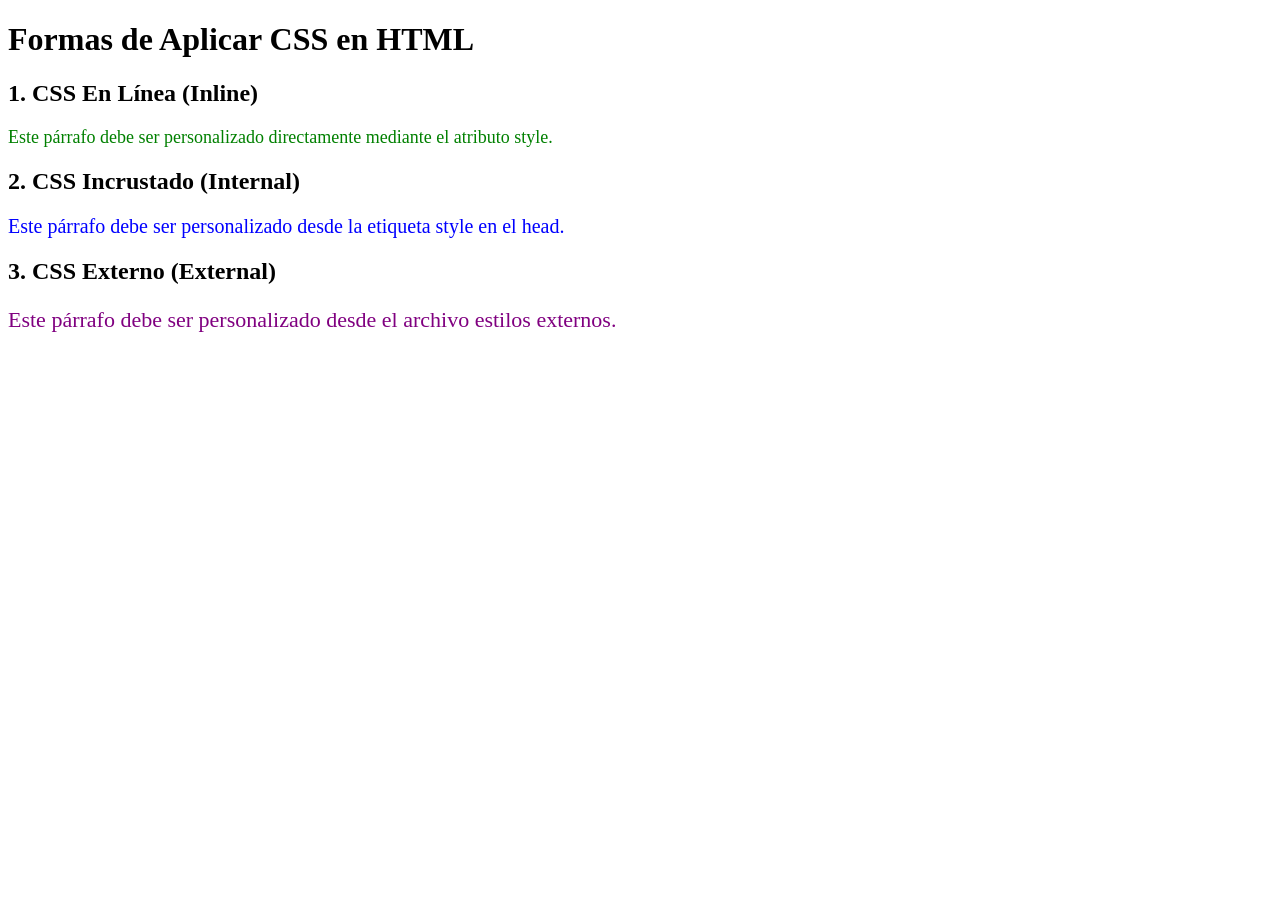
<file: tarea-css/index.html>
<!DOCTYPE html>
<html lang="es">
<head>
  <meta charset="UTF-8">
  <meta name="viewport" content="width=device-width, initial-scale=1.0">
  <title>Práctica de Métodos CSS</title>
  <link rel="stylesheet" href="styles.css">
  <style>
    .texto-incrustado {
      color: blue;
      font-size: 20px;
    }
  </style>
</head>
<body>

  <h1>Formas de Aplicar CSS en HTML</h1>

  <section id="seccion-en-linea">
    <h2>1. CSS En Línea (Inline)</h2>
    <p style="color: green; font-size: 18px;">Este párrafo debe ser personalizado directamente mediante el atributo style.</p>
  </section>

  <section id="seccion-incrustado">
    <h2>2. CSS Incrustado (Internal)</h2>
    <p class="texto-incrustado">Este párrafo debe ser personalizado desde la etiqueta style en el head.</p>
  </section>

  <section id="seccion-externo">
    <h2>3. CSS Externo (External)</h2>
    <p class="texto-externo">Este párrafo debe ser personalizado desde el archivo estilos externos.</p>
  </section>

</body>
</html>
</file>
<file: tarea-css/styles.css>
.texto-externo {
  color: purple;
  font-size: 22px;
}
</file>
